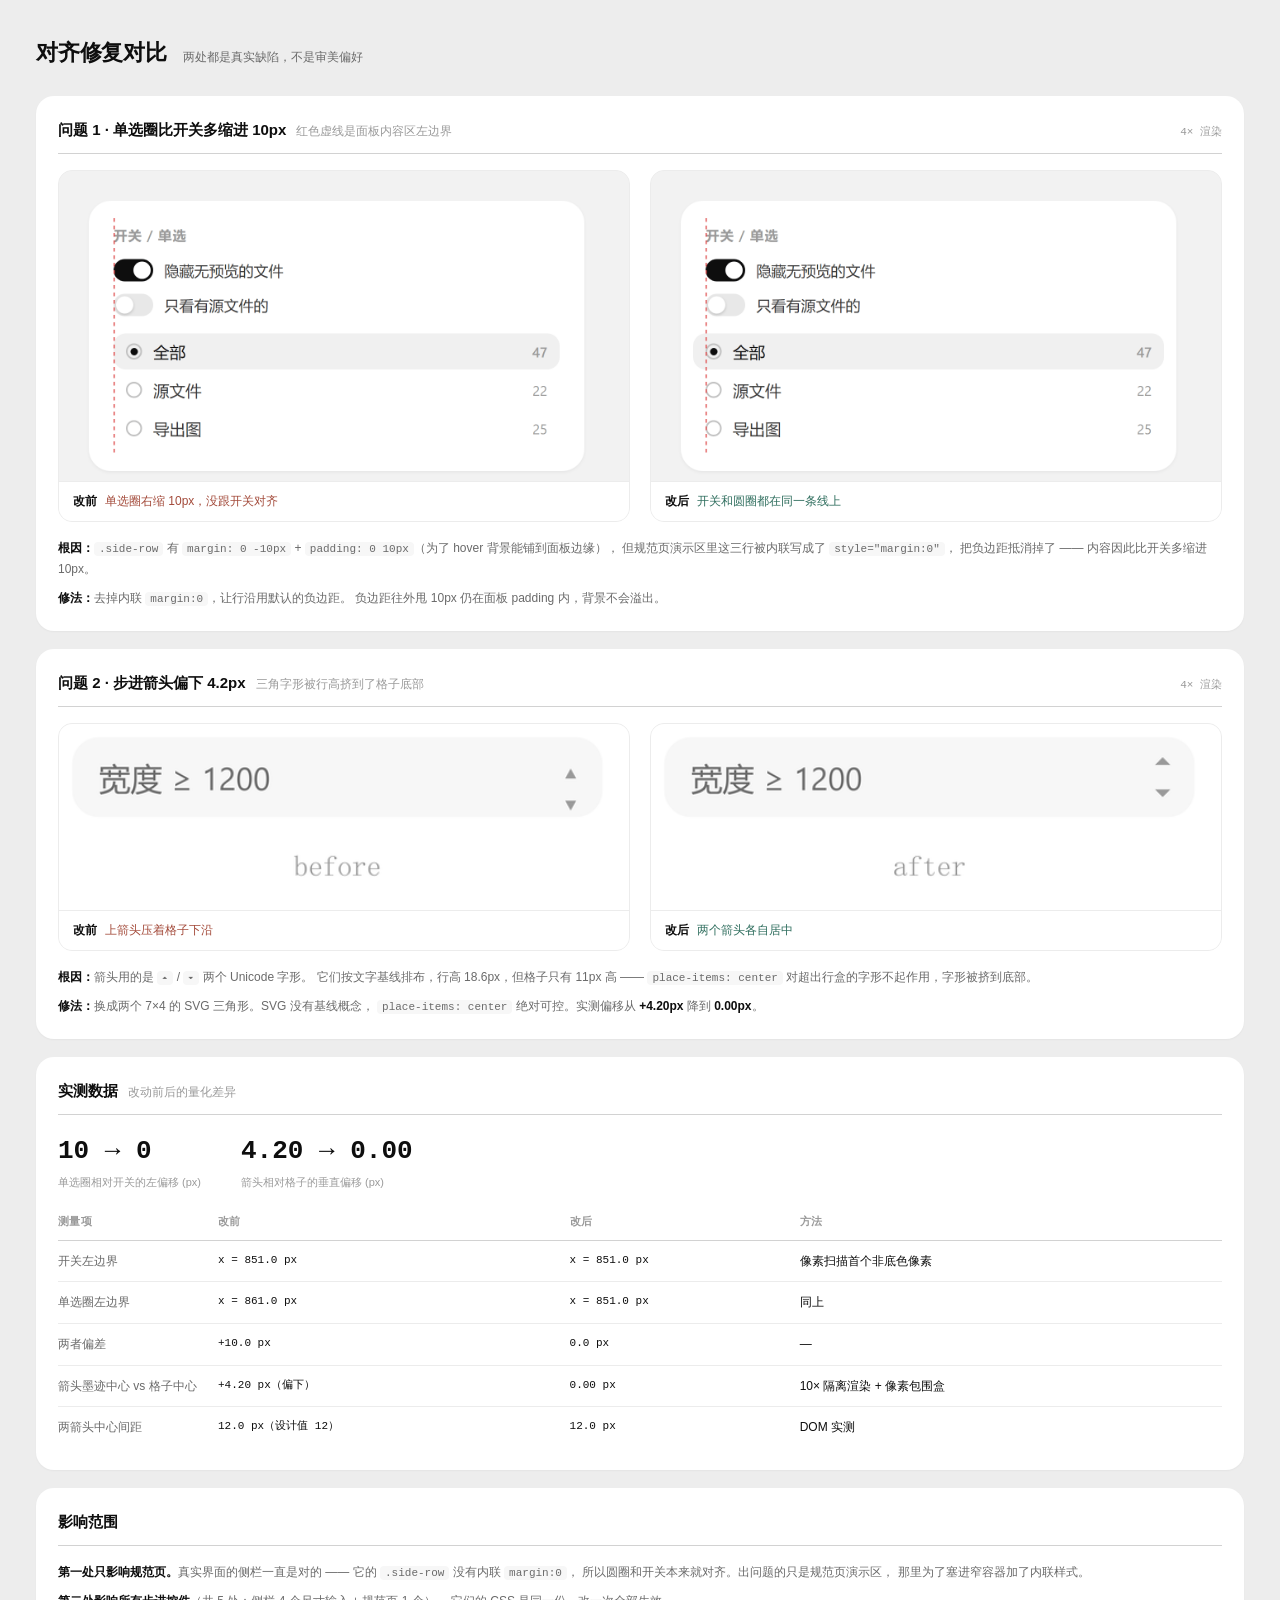
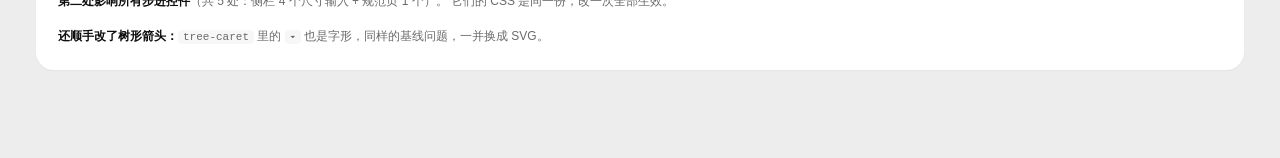
<file: design/compare-align.html>
<!DOCTYPE html>
<html lang="zh-CN">
<head>
<meta charset="utf-8">
<meta name="viewport" content="width=device-width, initial-scale=1">
<title>对齐修复对比 — 单选 / 步进</title>
<style>
:root {
  --ink: #0E0E0E;
  --ink-60: #6A6A6A;
  --ink-40: #9A9A9A;
  --surface: #FFFFFF;
  --surface-2: #F7F7F7;
  --line: #ECECEC;
  --line-3: #D2D2D2;
  --font: -apple-system, BlinkMacSystemFont, "Segoe UI",
          "PingFang SC", "Microsoft YaHei UI", "Microsoft YaHei", sans-serif;
}
* { box-sizing: border-box; margin: 0; padding: 0; }
html, body {
  background: #EDEDED; color: var(--ink);
  font-family: var(--font); font-size: 13px; line-height: 1.55;
  -webkit-font-smoothing: antialiased;
}
.page { max-width: 1500px; margin: 0 auto; padding: 36px 36px 72px; }

.head { display: flex; align-items: flex-end; gap: 16px; margin-bottom: 26px; }
.head h1 { font-size: 22px; font-weight: 600; letter-spacing: -.01em; }
.head p { font-size: 12px; color: var(--ink-60); padding-bottom: 4px; }

.card {
  background: var(--surface); border-radius: 18px;
  box-shadow: 0 1px 2px rgba(14,14,14,.04);
  padding: 22px; margin-bottom: 18px;
}
.card-h {
  display: flex; align-items: baseline; gap: 10px;
  margin-bottom: 16px; padding-bottom: 12px;
  border-bottom: 1px solid var(--line-3);
}
.card-h h2 { font-size: 15px; font-weight: 600; }
.card-h span { font-size: 12px; color: var(--ink-40); }
.card-h em {
  margin-left: auto; font-style: normal; font-size: 11px;
  color: var(--ink-40); font-family: "SF Mono", Consolas, monospace;
}

.pair { display: grid; grid-template-columns: 1fr 1fr; gap: 20px; }
.box {
  border-radius: 14px; overflow: hidden;
  background: #F2F2F2; border: 1px solid var(--line);
}
.box img { display: block; width: 100%; }
.cap {
  display: flex; align-items: center; gap: 8px;
  padding: 10px 14px; background: var(--surface);
  border-top: 1px solid var(--line);
  font-size: 12px;
}
.cap b { font-weight: 600; }
.cap .bad { color: #A34A3A; }
.cap .ok { color: #2F6E5E; }

table.diff { width: 100%; border-collapse: collapse; font-size: 12px; }
table.diff th {
  text-align: left; font-weight: 600; color: var(--ink-40);
  font-size: 11px; letter-spacing: .04em; text-transform: uppercase;
  padding: 0 0 10px; border-bottom: 1px solid var(--line-3);
}
table.diff td { padding: 11px 0; border-bottom: 1px solid var(--line); vertical-align: top; }
table.diff td:first-child { color: var(--ink-60); width: 160px; }
table.diff tr:last-child td { border-bottom: none; }
.mono { font-family: "SF Mono", Consolas, monospace; font-size: 11px; }

.note { font-size: 12px; color: var(--ink-60); line-height: 1.75; }
.note b { color: var(--ink); font-weight: 600; }
.note ul { margin: 8px 0 0; padding-left: 17px; }
.note li { margin: 5px 0; }
.note code {
  font-family: "SF Mono", Consolas, monospace; font-size: 11px;
  background: var(--surface-2); padding: 1px 5px; border-radius: 4px;
}

.num-big {
  font-family: "SF Mono", Consolas, monospace;
  font-size: 26px; font-weight: 600; color: var(--ink);
}
.num-lbl { font-size: 11px; color: var(--ink-40); margin-top: 2px; }
.metrics { display: flex; gap: 40px; flex-wrap: wrap; }
.metric { min-width: 120px; }
</style>
</head>
<body>
<div class="page">

  <div class="head">
    <h1>对齐修复对比</h1>
    <p>两处都是真实缺陷，不是审美偏好</p>
  </div>

  <!-- 1. 左边界 -->
  <div class="card">
    <div class="card-h">
      <h2>问题 1 · 单选圈比开关多缩进 10px</h2>
      <span>红色虚线是面板内容区左边界</span>
      <em>4× 渲染</em>
    </div>
    <div class="pair">
      <div class="box">
        <img src="shots/cmp/left2-before.png" alt="改前">
        <div class="cap"><b>改前</b><span class="bad">单选圈右缩 10px，没跟开关对齐</span></div>
      </div>
      <div class="box">
        <img src="shots/cmp/left2-after.png" alt="改后">
        <div class="cap"><b>改后</b><span class="ok">开关和圆圈都在同一条线上</span></div>
      </div>
    </div>

    <p class="note" style="margin-top:16px">
      <b>根因：</b><code>.side-row</code> 有 <code>margin: 0 -10px</code> +
      <code>padding: 0 10px</code>（为了 hover 背景能铺到面板边缘），
      但规范页演示区里这三行被内联写成了 <code>style="margin:0"</code>，
      把负边距抵消掉了 —— 内容因此比开关多缩进 10px。
    </p>
    <p class="note" style="margin-top:8px">
      <b>修法：</b>去掉内联 <code>margin:0</code>，让行沿用默认的负边距。
      负边距往外甩 10px 仍在面板 padding 内，背景不会溢出。
    </p>
  </div>

  <!-- 2. 箭头 -->
  <div class="card">
    <div class="card-h">
      <h2>问题 2 · 步进箭头偏下 4.2px</h2>
      <span>三角字形被行高挤到了格子底部</span>
      <em>4× 渲染</em>
    </div>
    <div class="pair">
      <div class="box">
        <img src="shots/cmp/arwv-before.png" alt="改前箭头" style="background:#fff">
        <div class="cap"><b>改前</b><span class="bad">上箭头压着格子下沿</span></div>
      </div>
      <div class="box">
        <img src="shots/cmp/arwv-after.png" alt="改后箭头" style="background:#fff">
        <div class="cap"><b>改后</b><span class="ok">两个箭头各自居中</span></div>
      </div>
    </div>

    <p class="note" style="margin-top:16px">
      <b>根因：</b>箭头用的是 <code>▴</code> / <code>▾</code> 两个 Unicode 字形。
      它们按文字基线排布，行高 18.6px，但格子只有 11px 高 ——
      <code>place-items: center</code> 对超出行盒的字形不起作用，字形被挤到底部。
    </p>
    <p class="note" style="margin-top:8px">
      <b>修法：</b>换成两个 7×4 的 SVG 三角形。SVG 没有基线概念，
      <code>place-items: center</code> 绝对可控。实测偏移从 <b>+4.20px</b> 降到 <b>0.00px</b>。
    </p>
  </div>

  <!-- 3. 数据 -->
  <div class="card">
    <div class="card-h">
      <h2>实测数据</h2>
      <span>改动前后的量化差异</span>
    </div>
    <div class="metrics" style="margin-bottom:22px">
      <div class="metric">
        <div class="num-big">10 → 0</div>
        <div class="num-lbl">单选圈相对开关的左偏移 (px)</div>
      </div>
      <div class="metric">
        <div class="num-big">4.20 → 0.00</div>
        <div class="num-lbl">箭头相对格子的垂直偏移 (px)</div>
      </div>
    </div>
    <table class="diff">
      <tr><th>测量项</th><th>改前</th><th>改后</th><th>方法</th></tr>
      <tr>
        <td>开关左边界</td>
        <td class="mono">x = 851.0 px</td>
        <td class="mono">x = 851.0 px</td>
        <td>像素扫描首个非底色像素</td>
      </tr>
      <tr>
        <td>单选圈左边界</td>
        <td class="mono">x = 861.0 px</td>
        <td class="mono">x = 851.0 px</td>
        <td>同上</td>
      </tr>
      <tr>
        <td>两者偏差</td>
        <td class="mono">+10.0 px</td>
        <td class="mono">0.0 px</td>
        <td>—</td>
      </tr>
      <tr>
        <td>箭头墨迹中心 vs 格子中心</td>
        <td class="mono">+4.20 px（偏下）</td>
        <td class="mono">0.00 px</td>
        <td>10× 隔离渲染 + 像素包围盒</td>
      </tr>
      <tr>
        <td>两箭头中心间距</td>
        <td class="mono">12.0 px（设计值 12）</td>
        <td class="mono">12.0 px</td>
        <td>DOM 实测</td>
      </tr>
    </table>
  </div>

  <!-- 4. 影响范围 -->
  <div class="card">
    <div class="card-h">
      <h2>影响范围</h2>
    </div>
    <p class="note">
      <b>第一处只影响规范页。</b>真实界面的侧栏一直是对的 ——
      它的 <code>.side-row</code> 没有内联 <code>margin:0</code>，
      所以圆圈和开关本来就对齐。出问题的只是规范页演示区，
      那里为了塞进窄容器加了内联样式。
    </p>
    <p class="note" style="margin-top:8px">
      <b>第二处影响所有步进控件</b>（共 5 处：侧栏 4 个尺寸输入 + 规范页 1 个）。
      它们的 CSS 是同一份，改一次全部生效。
    </p>
    <p class="note" style="margin-top:14px">
      <b>还顺手改了树形箭头：</b><code>tree-caret</code> 里的 <code>▾</code>
      也是字形，同样的基线问题，一并换成 SVG。
    </p>
  </div>

</div>
</body>
</html>
</file>
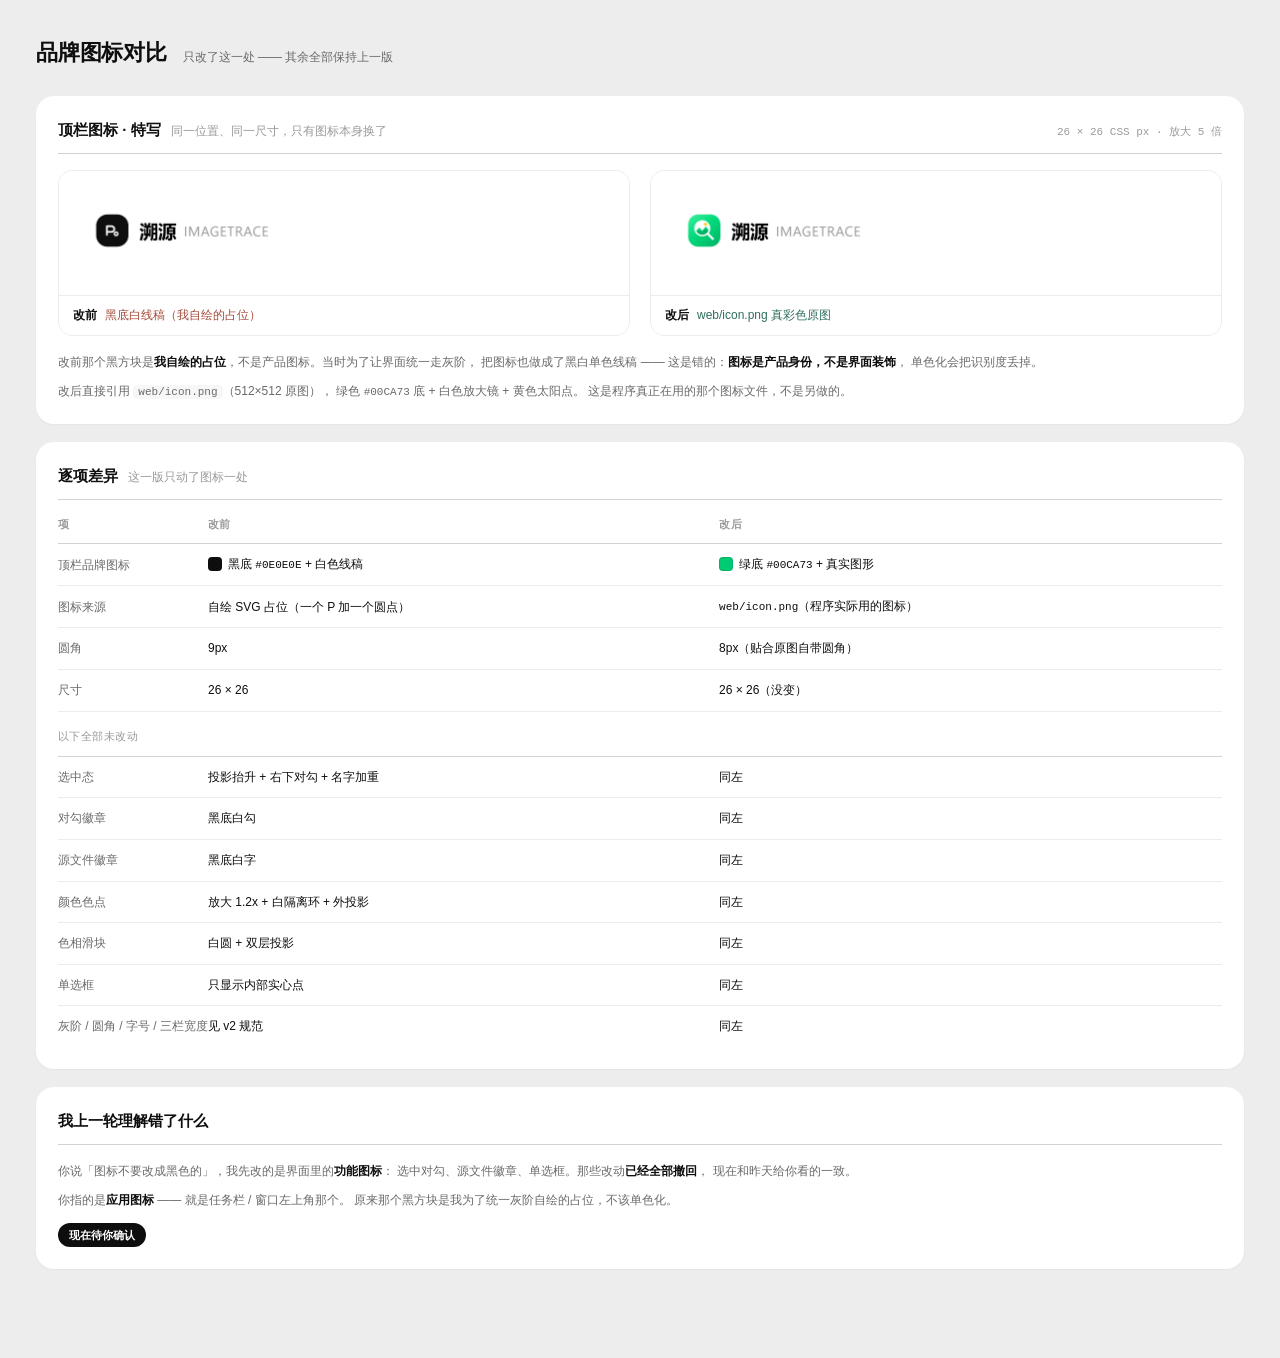
<file: design/compare-icon.html>
<!DOCTYPE html>
<html lang="zh-CN">
<head>
<meta charset="utf-8">
<meta name="viewport" content="width=device-width, initial-scale=1">
<title>品牌图标对比 — 改前 / 改后</title>
<style>
:root {
  --ink: #0E0E0E;
  --ink-60: #6A6A6A;
  --ink-40: #9A9A9A;
  --surface: #FFFFFF;
  --surface-2: #F7F7F7;
  --line: #ECECEC;
  --line-3: #D2D2D2;
  --font: -apple-system, BlinkMacSystemFont, "Segoe UI",
          "PingFang SC", "Microsoft YaHei UI", "Microsoft YaHei", sans-serif;
}
* { box-sizing: border-box; margin: 0; padding: 0; }
html, body {
  background: #EDEDED; color: var(--ink);
  font-family: var(--font); font-size: 13px; line-height: 1.55;
  -webkit-font-smoothing: antialiased;
}
.page { max-width: 1520px; margin: 0 auto; padding: 36px 36px 72px; }

.head { display: flex; align-items: flex-end; gap: 16px; margin-bottom: 26px; }
.head h1 { font-size: 22px; font-weight: 600; letter-spacing: -.01em; }
.head p { font-size: 12px; color: var(--ink-60); padding-bottom: 4px; }

.card {
  background: var(--surface); border-radius: 18px;
  box-shadow: 0 1px 2px rgba(14,14,14,.04);
  padding: 22px; margin-bottom: 18px;
}
.card-h {
  display: flex; align-items: baseline; gap: 10px;
  margin-bottom: 16px; padding-bottom: 12px;
  border-bottom: 1px solid var(--line-3);
}
.card-h h2 { font-size: 15px; font-weight: 600; }
.card-h span { font-size: 12px; color: var(--ink-40); }
.card-h em {
  margin-left: auto; font-style: normal; font-size: 11px;
  color: var(--ink-40);
  font-family: "SF Mono", Consolas, monospace;
}

/* ---- 图标特写对比 ---- */
.icon-pair { display: grid; grid-template-columns: 1fr 1fr; gap: 20px; }
.icon-box {
  border-radius: 14px; overflow: hidden;
  background: #F2F2F2; border: 1px solid var(--line);
}
.icon-box img { display: block; width: 100%; }
.icon-cap {
  display: flex; align-items: center; gap: 8px;
  padding: 10px 14px; background: var(--surface);
  border-top: 1px solid var(--line);
  font-size: 12px;
}
.icon-cap b { font-weight: 600; }
.icon-cap .bad {
  color: #A34A3A;
}
.icon-cap .ok { color: #2F6E5E; }

/* ---- 整屏对比 ---- */
.frames { display: grid; grid-template-columns: 1fr 1fr; gap: 20px; }
.frame {
  border-radius: 14px; overflow: hidden;
  background: #F2F2F2; border: 1px solid var(--line);
}
.frame img { display: block; width: 100%; }
.frame-cap {
  padding: 10px 14px; background: var(--surface);
  border-top: 1px solid var(--line);
  font-size: 12px; font-weight: 500;
}

/* ---- 差异表 ---- */
table.diff { width: 100%; border-collapse: collapse; font-size: 12px; }
table.diff th {
  text-align: left; font-weight: 600; color: var(--ink-40);
  font-size: 11px; letter-spacing: .04em; text-transform: uppercase;
  padding: 0 0 10px; border-bottom: 1px solid var(--line-3);
}
table.diff td { padding: 11px 0; border-bottom: 1px solid var(--line); }
table.diff td:first-child { color: var(--ink-60); width: 150px; }
table.diff tr:last-child td { border-bottom: none; }
.sw {
  display: inline-block; width: 14px; height: 14px;
  border-radius: 4px; vertical-align: -3px; margin-right: 6px;
  border: 1px solid rgba(14,14,14,.12);
}
.mono { font-family: "SF Mono", Consolas, monospace; font-size: 11px; }

/* ---- 放大镜 ---- */
.zoom-wrap { position: relative; }
.zoom-lens {
  position: absolute; width: 200px; height: 200px;
  border-radius: 50%; border: 2px solid var(--ink);
  pointer-events: none; display: none;
  background-repeat: no-repeat;
  box-shadow: 0 8px 32px rgba(14,14,14,.24);
  z-index: 10;
}
.zoom-wrap:hover .zoom-lens { display: block; }

.note {
  font-size: 12px; color: var(--ink-60); line-height: 1.75;
}
.note b { color: var(--ink); font-weight: 600; }
.note ul { margin: 8px 0 0; padding-left: 17px; }
.note li { margin: 5px 0; }
.note code {
  font-family: "SF Mono", Consolas, monospace; font-size: 11px;
  background: var(--surface-2); padding: 1px 5px; border-radius: 4px;
}

.pass {
  display: inline-flex; align-items: center; gap: 6px;
  height: 24px; padding: 0 11px; border-radius: 999px;
  background: var(--ink); color: #fff;
  font-size: 11px; font-weight: 600;
}
</style>
</head>
<body>
<div class="page">

  <div class="head">
    <h1>品牌图标对比</h1>
    <p>只改了这一处 —— 其余全部保持上一版</p>
  </div>

  <!-- 1. 图标特写 -->
  <div class="card">
    <div class="card-h">
      <h2>顶栏图标 · 特写</h2>
      <span>同一位置、同一尺寸，只有图标本身换了</span>
      <em>26 × 26 CSS px · 放大 5 倍</em>
    </div>
    <div class="icon-pair">
      <div class="icon-box">
        <img src="shots/cmp/mark-before.png" alt="改前">
        <div class="icon-cap">
          <b>改前</b>
          <span class="bad">黑底白线稿（我自绘的占位）</span>
        </div>
      </div>
      <div class="icon-box">
        <img src="shots/cmp/mark-after.png" alt="改后">
        <div class="icon-cap">
          <b>改后</b>
          <span class="ok">web/icon.png 真彩色原图</span>
        </div>
      </div>
    </div>

    <p class="note" style="margin-top:16px">
      改前那个黑方块是<b>我自绘的占位</b>，不是产品图标。当时为了让界面统一走灰阶，
      把图标也做成了黑白单色线稿 —— 这是错的：<b>图标是产品身份，不是界面装饰</b>，
      单色化会把识别度丢掉。
    </p>
    <p class="note" style="margin-top:8px">
      改后直接引用 <code>web/icon.png</code>（512×512 原图），
      绿色 <span class="mono">#00CA73</span> 底 + 白色放大镜 + 黄色太阳点。
      这是程序真正在用的那个图标文件，不是另做的。
    </p>
  </div>

  <!-- 3. 差异明细 -->
  <div class="card">
    <div class="card-h">
      <h2>逐项差异</h2>
      <span>这一版只动了图标一处</span>
    </div>
    <table class="diff">
      <tr><th>项</th><th>改前</th><th>改后</th></tr>
      <tr>
        <td>顶栏品牌图标</td>
        <td><span class="sw" style="background:#0E0E0E"></span>黑底 <span class="mono">#0E0E0E</span> + 白色线稿</td>
        <td><span class="sw" style="background:#00CA73"></span>绿底 <span class="mono">#00CA73</span> + 真实图形</td>
      </tr>
      <tr>
        <td>图标来源</td>
        <td>自绘 SVG 占位（一个 P 加一个圆点）</td>
        <td><span class="mono">web/icon.png</span>（程序实际用的图标）</td>
      </tr>
      <tr>
        <td>圆角</td>
        <td>9px</td>
        <td>8px（贴合原图自带圆角）</td>
      </tr>
      <tr>
        <td>尺寸</td>
        <td>26 × 26</td>
        <td>26 × 26（没变）</td>
      </tr>
      <tr>
        <td colspan="3" style="padding-top:16px; color:var(--ink-40);
            font-size:11px; letter-spacing:.04em; text-transform:uppercase;
            border-bottom:1px solid var(--line-3)">
          以下全部未改动
        </td>
      </tr>
      <tr><td>选中态</td><td>投影抬升 + 右下对勾 + 名字加重</td><td>同左</td></tr>
      <tr><td>对勾徽章</td><td>黑底白勾</td><td>同左</td></tr>
      <tr><td>源文件徽章</td><td>黑底白字</td><td>同左</td></tr>
      <tr><td>颜色色点</td><td>放大 1.2x + 白隔离环 + 外投影</td><td>同左</td></tr>
      <tr><td>色相滑块</td><td>白圆 + 双层投影</td><td>同左</td></tr>
      <tr><td>单选框</td><td>只显示内部实心点</td><td>同左</td></tr>
      <tr><td>灰阶 / 圆角 / 字号 / 三栏宽度</td><td>见 v2 规范</td><td>同左</td></tr>
    </table>
  </div>

  <!-- 4. 说明 -->
  <div class="card">
    <div class="card-h">
      <h2>我上一轮理解错了什么</h2>
    </div>
    <p class="note">
      你说「图标不要改成黑色的」，我先改的是界面里的<b>功能图标</b>：
      选中对勾、源文件徽章、单选框。那些改动<b>已经全部撤回</b>，
      现在和昨天给你看的一致。
    </p>
    <p class="note" style="margin-top:8px">
      你指的是<b>应用图标</b> —— 就是任务栏 / 窗口左上角那个。
      原来那个黑方块是我为了统一灰阶自绘的占位，不该单色化。
    </p>
    <p class="note" style="margin-top:12px">
      <span class="pass">现在待你确认</span>
    </p>
  </div>

</div>
</body>
</html>
</file>
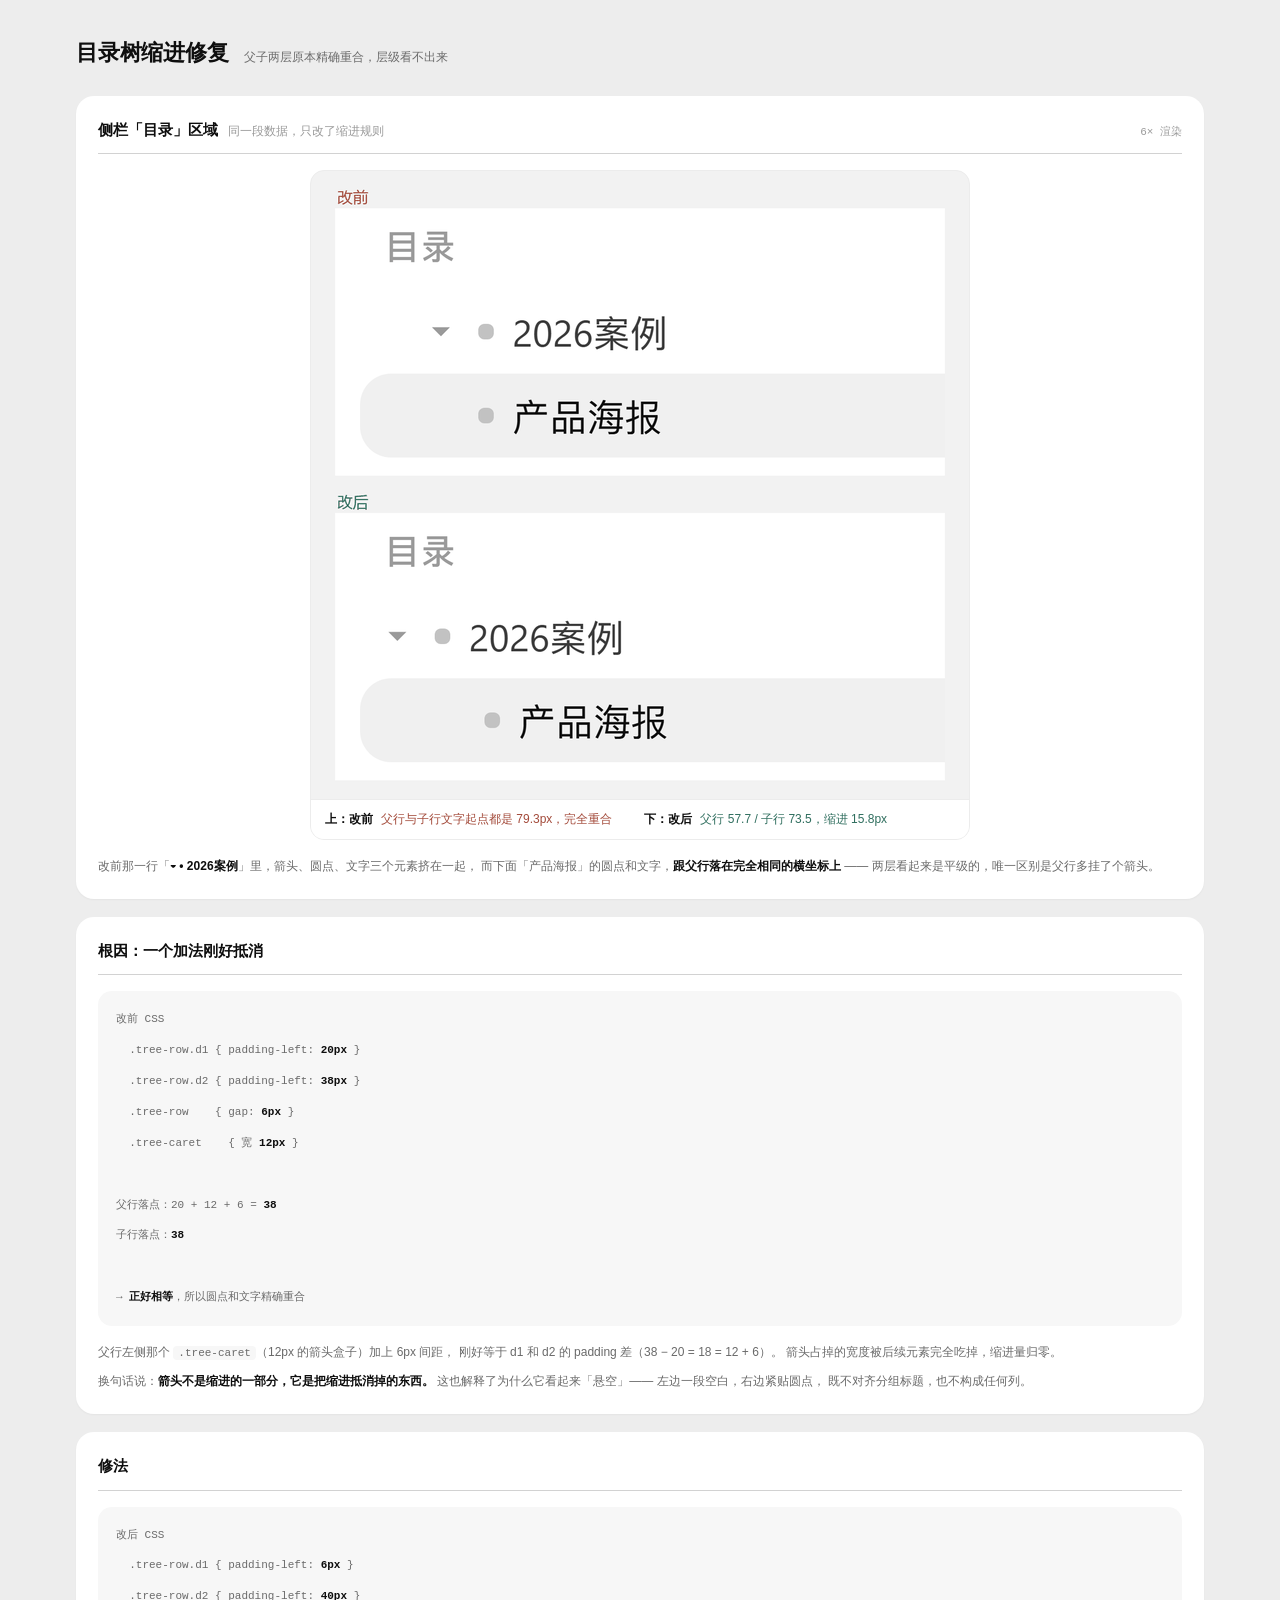
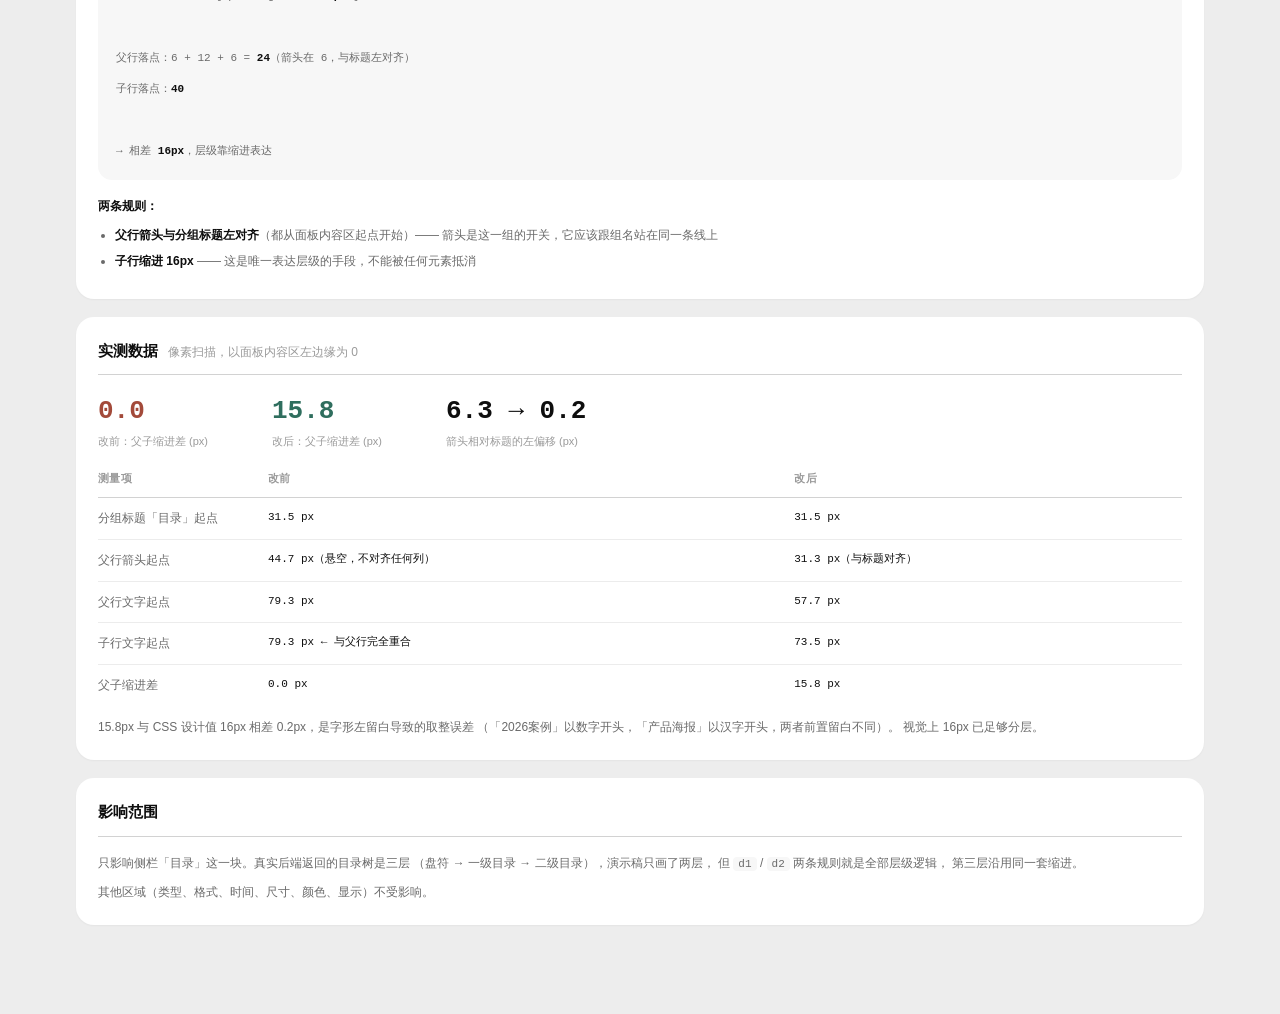
<file: design/compare-tree.html>
<!DOCTYPE html>
<html lang="zh-CN">
<head>
<meta charset="utf-8">
<meta name="viewport" content="width=device-width, initial-scale=1">
<title>目录树缩进修复 — 改前 / 改后</title>
<style>
:root {
  --ink: #0E0E0E;
  --ink-60: #6A6A6A;
  --ink-40: #9A9A9A;
  --surface: #FFFFFF;
  --surface-2: #F7F7F7;
  --line: #ECECEC;
  --line-3: #D2D2D2;
  --font: -apple-system, BlinkMacSystemFont, "Segoe UI",
          "PingFang SC", "Microsoft YaHei UI", "Microsoft YaHei", sans-serif;
}
* { box-sizing: border-box; margin: 0; padding: 0; }
html, body {
  background: #EDEDED; color: var(--ink);
  font-family: var(--font); font-size: 13px; line-height: 1.55;
  -webkit-font-smoothing: antialiased;
}
.page { max-width: 1200px; margin: 0 auto; padding: 36px 36px 72px; }

.head { display: flex; align-items: flex-end; gap: 16px; margin-bottom: 26px; }
.head h1 { font-size: 22px; font-weight: 600; letter-spacing: -.01em; }
.head p { font-size: 12px; color: var(--ink-60); padding-bottom: 4px; }

.card {
  background: var(--surface); border-radius: 18px;
  box-shadow: 0 1px 2px rgba(14,14,14,.04);
  padding: 22px; margin-bottom: 18px;
}
.card-h {
  display: flex; align-items: baseline; gap: 10px;
  margin-bottom: 16px; padding-bottom: 12px;
  border-bottom: 1px solid var(--line-3);
}
.card-h h2 { font-size: 15px; font-weight: 600; }
.card-h span { font-size: 12px; color: var(--ink-40); }
.card-h em {
  margin-left: auto; font-style: normal; font-size: 11px;
  color: var(--ink-40); font-family: "SF Mono", Consolas, monospace;
}

.pair { display: grid; grid-template-columns: 1fr 1fr; gap: 20px; }
.box {
  border-radius: 14px; overflow: hidden;
  background: #F2F2F2; border: 1px solid var(--line);
}
.box img { display: block; width: 100%; }
/* 小图不要拉伸：按原始像素显示，居中 */
.box.small { max-width: 660px; margin: 0 auto; }
.box.small img { width: auto; max-width: 100%; margin: 0 auto; }
.cap {
  display: flex; align-items: center; gap: 8px;
  padding: 10px 14px; background: var(--surface);
  border-top: 1px solid var(--line);
  font-size: 12px;
}
.cap b { font-weight: 600; }
.cap .bad { color: #A34A3A; }
.cap .ok { color: #2F6E5E; }

table.diff { width: 100%; border-collapse: collapse; font-size: 12px; }
table.diff th {
  text-align: left; font-weight: 600; color: var(--ink-40);
  font-size: 11px; letter-spacing: .04em; text-transform: uppercase;
  padding: 0 0 10px; border-bottom: 1px solid var(--line-3);
}
table.diff td { padding: 11px 0; border-bottom: 1px solid var(--line); vertical-align: top; }
table.diff td:first-child { color: var(--ink-60); width: 170px; }
table.diff tr:last-child td { border-bottom: none; }
.mono { font-family: "SF Mono", Consolas, monospace; font-size: 11px; }

.note { font-size: 12px; color: var(--ink-60); line-height: 1.75; }
.note b { color: var(--ink); font-weight: 600; }
.note ul { margin: 8px 0 0; padding-left: 17px; }
.note li { margin: 5px 0; }
.note code {
  font-family: "SF Mono", Consolas, monospace; font-size: 11px;
  background: var(--surface-2); padding: 1px 5px; border-radius: 4px;
}

.metrics { display: flex; gap: 44px; flex-wrap: wrap; }
.metric { min-width: 130px; }
.num-big {
  font-family: "SF Mono", Consolas, monospace;
  font-size: 26px; font-weight: 600;
}
.num-lbl { font-size: 11px; color: var(--ink-40); margin-top: 2px; }
.bad-n { color: #A34A3A; }
.ok-n { color: #2F6E5E; }

.diagram {
  display: flex; flex-direction: column; gap: 10px;
  padding: 18px; background: var(--surface-2); border-radius: 14px;
  font-family: "SF Mono", Consolas, monospace; font-size: 11px;
  line-height: 1.9; color: var(--ink-60);
}
.diagram b { color: var(--ink); }
</style>
</head>
<body>
<div class="page">

  <div class="head">
    <h1>目录树缩进修复</h1>
    <p>父子两层原本精确重合，层级看不出来</p>
  </div>

  <!-- 1. 对比 -->
  <div class="card">
    <div class="card-h">
      <h2>侧栏「目录」区域</h2>
      <span>同一段数据，只改了缩进规则</span>
      <em>6× 渲染</em>
    </div>
    <div class="box small">
      <img src="shots/cmp/tree-stack.png" alt="改前改后上下对比">
      <div class="cap">
        <b>上：改前</b><span class="bad">父行与子行文字起点都是 79.3px，完全重合</span>
        <b style="margin-left:24px">下：改后</b><span class="ok">父行 57.7 / 子行 73.5，缩进 15.8px</span>
      </div>
    </div>

    <p class="note" style="margin-top:16px">
      改前那一行「<b>▾ • 2026案例</b>」里，箭头、圆点、文字三个元素挤在一起，
      而下面「产品海报」的圆点和文字，<b>跟父行落在完全相同的横坐标上</b> ——
      两层看起来是平级的，唯一区别是父行多挂了个箭头。
    </p>
  </div>

  <!-- 2. 根因 -->
  <div class="card">
    <div class="card-h">
      <h2>根因：一个加法刚好抵消</h2>
    </div>
    <div class="diagram">
      <div>改前 CSS</div>
      <div>&nbsp;&nbsp;.tree-row.d1 { padding-left: <b>20px</b> }</div>
      <div>&nbsp;&nbsp;.tree-row.d2 { padding-left: <b>38px</b> }</div>
      <div>&nbsp;&nbsp;.tree-row&nbsp;&nbsp;&nbsp; { gap: <b>6px</b> }</div>
      <div>&nbsp;&nbsp;.tree-caret&nbsp;&nbsp;&nbsp; { 宽 <b>12px</b> }</div>
      <div>&nbsp;</div>
      <div>父行落点：20 + 12 + 6 = <b>38</b></div>
      <div>子行落点：<b>38</b></div>
      <div>&nbsp;</div>
      <div>→ <b>正好相等</b>，所以圆点和文字精确重合</div>
    </div>
    <p class="note" style="margin-top:16px">
      父行左侧那个 <code>.tree-caret</code>（12px 的箭头盒子）加上 6px 间距，
      刚好等于 d1 和 d2 的 padding 差（38 − 20 = 18 = 12 + 6）。
      箭头占掉的宽度被后续元素完全吃掉，缩进量归零。
    </p>
    <p class="note" style="margin-top:8px">
      换句话说：<b>箭头不是缩进的一部分，它是把缩进抵消掉的东西。</b>
      这也解释了为什么它看起来「悬空」—— 左边一段空白，右边紧贴圆点，
      既不对齐分组标题，也不构成任何列。
    </p>
  </div>

  <!-- 3. 修法 -->
  <div class="card">
    <div class="card-h">
      <h2>修法</h2>
    </div>
    <div class="diagram">
      <div>改后 CSS</div>
      <div>&nbsp;&nbsp;.tree-row.d1 { padding-left: <b>6px</b> }</div>
      <div>&nbsp;&nbsp;.tree-row.d2 { padding-left: <b>40px</b> }</div>
      <div>&nbsp;</div>
      <div>父行落点：6 + 12 + 6 = <b>24</b>（箭头在 6，与标题左对齐）</div>
      <div>子行落点：<b>40</b></div>
      <div>&nbsp;</div>
      <div>→ 相差 <b>16px</b>，层级靠缩进表达</div>
    </div>
    <p class="note" style="margin-top:16px">
      <b>两条规则：</b>
    </p>
    <div class="note" style="margin-top:6px">
      <ul>
        <li><b>父行箭头与分组标题左对齐</b>（都从面板内容区起点开始）——
          箭头是这一组的开关，它应该跟组名站在同一条线上</li>
        <li><b>子行缩进 16px</b> —— 这是唯一表达层级的手段，不能被任何元素抵消</li>
      </ul>
    </div>
  </div>

  <!-- 4. 数据 -->
  <div class="card">
    <div class="card-h">
      <h2>实测数据</h2>
      <span>像素扫描，以面板内容区左边缘为 0</span>
    </div>
    <div class="metrics" style="margin-bottom:20px">
      <div class="metric">
        <div class="num-big bad-n">0.0</div>
        <div class="num-lbl">改前：父子缩进差 (px)</div>
      </div>
      <div class="metric">
        <div class="num-big ok-n">15.8</div>
        <div class="num-lbl">改后：父子缩进差 (px)</div>
      </div>
      <div class="metric">
        <div class="num-big">6.3 → 0.2</div>
        <div class="num-lbl">箭头相对标题的左偏移 (px)</div>
      </div>
    </div>
    <table class="diff">
      <tr><th>测量项</th><th>改前</th><th>改后</th></tr>
      <tr>
        <td>分组标题「目录」起点</td>
        <td class="mono">31.5 px</td>
        <td class="mono">31.5 px</td>
      </tr>
      <tr>
        <td>父行箭头起点</td>
        <td class="mono">44.7 px（悬空，不对齐任何列）</td>
        <td class="mono">31.3 px（与标题对齐）</td>
      </tr>
      <tr>
        <td>父行文字起点</td>
        <td class="mono">79.3 px</td>
        <td class="mono">57.7 px</td>
      </tr>
      <tr>
        <td>子行文字起点</td>
        <td class="mono">79.3 px ← 与父行完全重合</td>
        <td class="mono">73.5 px</td>
      </tr>
      <tr>
        <td>父子缩进差</td>
        <td class="mono">0.0 px</td>
        <td class="mono">15.8 px</td>
      </tr>
    </table>
    <p class="note" style="margin-top:12px">
      15.8px 与 CSS 设计值 16px 相差 0.2px，是字形左留白导致的取整误差
      （「2026案例」以数字开头，「产品海报」以汉字开头，两者前置留白不同）。
      视觉上 16px 已足够分层。
    </p>
  </div>

  <!-- 5. 影响 -->
  <div class="card">
    <div class="card-h"><h2>影响范围</h2></div>
    <p class="note">
      只影响侧栏「目录」这一块。真实后端返回的目录树是三层
      （盘符 → 一级目录 → 二级目录），演示稿只画了两层，
      但 <code>d1</code> / <code>d2</code> 两条规则就是全部层级逻辑，
      第三层沿用同一套缩进。
    </p>
    <p class="note" style="margin-top:8px">
      其他区域（类型、格式、时间、尺寸、颜色、显示）不受影响。
    </p>
  </div>

</div>
</body>
</html>
</file>
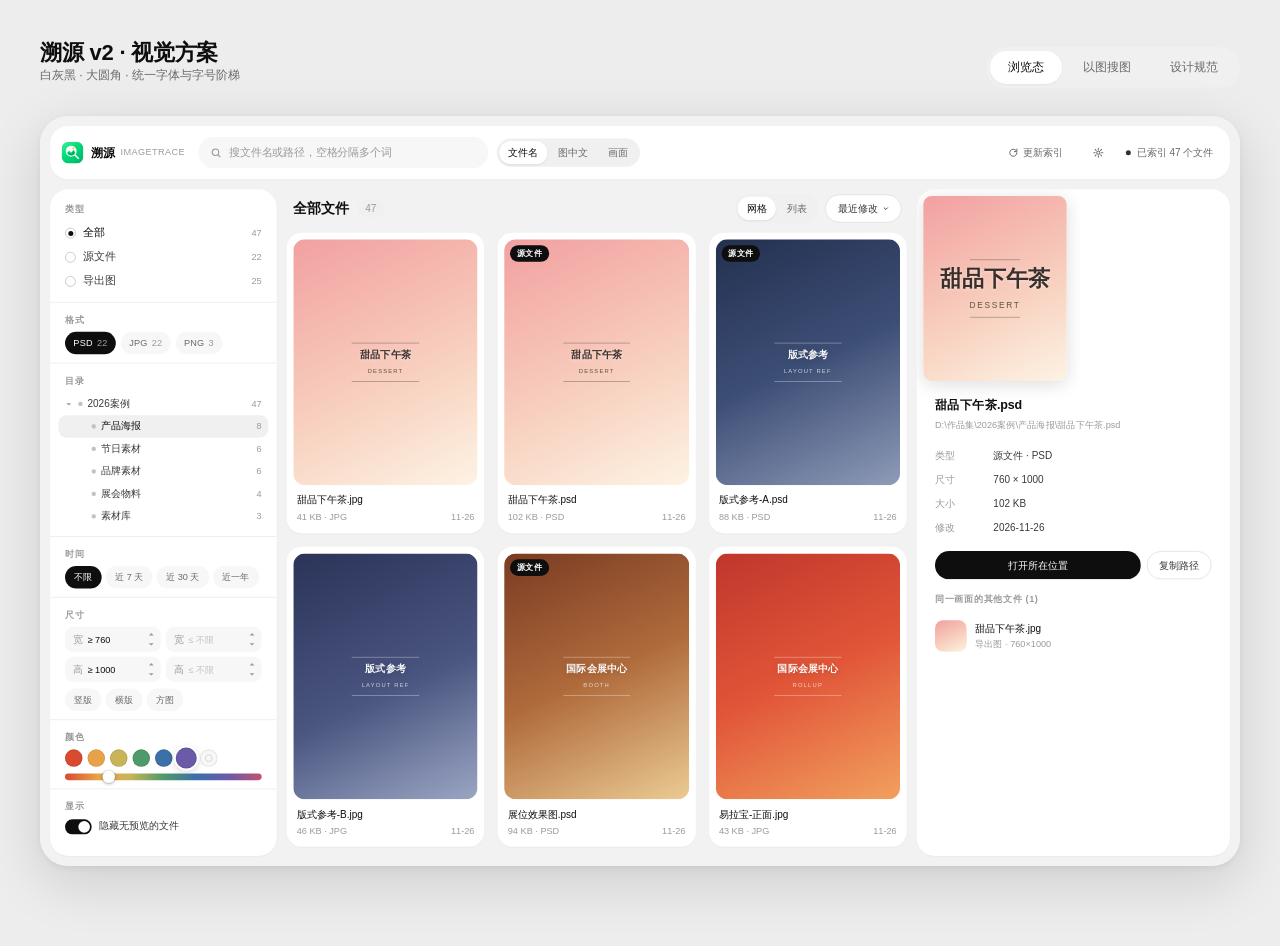
<file: design/v2-preview.html>
<!DOCTYPE html>
<html lang="zh-CN">
<head>
<meta charset="utf-8">
<meta name="viewport" content="width=device-width, initial-scale=1">
<title>溯源 v2 — 视觉方案</title>
<style>
/* ============================================================
   溯源 v2 设计规范 — 白 / 灰 / 黑
   所有控件自绘，不使用任何原生控件
   ============================================================ */

:root {
  /* ---- 墨阶（唯一色相）---- */
  --ink:      #0E0E0E;
  --ink-80:   #3A3A3A;
  --ink-60:   #6A6A6A;
  --ink-40:   #9A9A9A;
  --ink-25:   #C2C2C2;

  /* ---- 面 ---- */
  --surface:    #FFFFFF;
  --surface-2:  #F7F7F7;
  --surface-3:  #F0F0F0;
  --surface-4:  #E8E8E8;

  /* ---- 线 ---- */
  --line:    #ECECEC;
  --line-2:  #E0E0E0;
  --line-3:  #D2D2D2;

  /* ---- 圆角 ---- */
  --r-xs: 6px;
  --r-sm: 10px;
  --r-md: 14px;
  --r-lg: 18px;
  --r-xl: 22px;
  --r-2xl: 28px;
  --r-full: 999px;

  /* ---- 字号（统一 6 级）---- */
  --fs-11: 11px;
  --fs-12: 12px;
  --fs-13: 13px;
  --fs-15: 15px;
  --fs-17: 17px;
  --fs-22: 22px;

  /* ---- 间距（4 的倍数）---- */
  --s-1: 4px;
  --s-2: 8px;
  --s-3: 12px;
  --s-4: 16px;
  --s-5: 20px;
  --s-6: 24px;
  --s-8: 32px;

  /* ---- 阴影（极克制）---- */
  --sh-1: 0 1px 2px rgba(14,14,14,.04);
  --sh-2: 0 2px 8px rgba(14,14,14,.06);
  --sh-3: 0 8px 32px rgba(14,14,14,.10), 0 1px 3px rgba(14,14,14,.05);
  --sh-4: 0 16px 56px rgba(14,14,14,.14), 0 2px 6px rgba(14,14,14,.06);

  /* ---- 字号族：全局唯一 ---- */
  --font: -apple-system, BlinkMacSystemFont, "Segoe UI",
          "PingFang SC", "Microsoft YaHei UI", "Microsoft YaHei",
          "Hiragino Sans GB", "Noto Sans SC", sans-serif;
}

* { box-sizing: border-box; margin: 0; padding: 0; }

html, body {
  background: #EDEDED;
  color: var(--ink);
  font-family: var(--font);
  font-size: var(--fs-13);
  line-height: 1.55;
  -webkit-font-smoothing: antialiased;
  font-feature-settings: "tnum" 1;
}

/* ---------- 页面外壳 ---------- */
.page { max-width: 1560px; margin: 0 auto; padding: 40px 40px 80px; }

/* 截图模式：去掉所有外壳，只留 1440×900 画框 */
body.shot-mode { background: #F2F2F2; }
body.shot-mode .page {
  max-width: none; margin: 0; padding: 0;
  width: 1440px; height: 900px; overflow: hidden;
}
body.shot-mode .frame-scale { transform: none !important; }

.doc-head {
  display: flex; align-items: flex-end; gap: 20px;
  margin-bottom: 28px;
}
.doc-title {
  font-size: var(--fs-22); font-weight: 600;
  letter-spacing: -.01em; line-height: 1.2;
}
.doc-sub {
  font-size: var(--fs-12); color: var(--ink-60);
  padding-bottom: 3px;
}
.doc-tabs {
  margin-left: auto;
  display: flex; gap: 3px; padding: 4px;
  background: var(--surface-3);
  border-radius: var(--r-full);
}
.doc-tab {
  padding: 7px 18px; border-radius: var(--r-full);
  font-size: var(--fs-12); color: var(--ink-60);
  cursor: pointer; user-select: none;
  transition: color .16s, background .16s, box-shadow .16s;
}
.doc-tab:hover { color: var(--ink); }
.doc-tab.on {
  background: var(--surface); color: var(--ink);
  box-shadow: var(--sh-1);
  font-weight: 500;
}

/* ---------- 1440×900 画框 ---------- */
.frame-outer {
  position: relative;
  border-radius: var(--r-2xl);
  overflow: hidden;
  box-shadow: var(--sh-4);
  background: #F2F2F2;
}
.frame-scale { transform-origin: top left; width: 1440px; height: 900px; }

/* ============================================================
   应用本体
   ============================================================ */
.app {
  width: 1440px; height: 900px;
  display: grid;
  grid-template-columns: 272px 1fr 376px;
  /* 第二行必须写 minmax(0, 1fr)。只写 1fr 的话最小值是 auto，
     内容超出时会把行撑高，整个 app 溢出 900px 画框（实测撑到 925）。
     这是 CSS Grid 的经典坑。 */
  grid-template-rows: 64px minmax(0, 1fr);
  gap: 12px;
  padding: 12px;
  background: #F2F2F2;
  font-size: var(--fs-13);
  overflow: hidden;
}

/* ---------- 顶栏 ---------- */
.topbar {
  grid-column: 1 / -1;
  display: flex; align-items: center; gap: 10px;
  padding: 0 8px 0 14px;
  background: var(--surface);
  border-radius: var(--r-xl);
  box-shadow: var(--sh-1);
}
.brand { display: flex; align-items: center; gap: 9px; margin-right: 6px; }
/* 品牌图标：直接用应用真实图标（绿底放大镜 + 图片），
   不做单色处理。图标是产品识别的一部分，改成黑白会丢掉识别度。 */
.brand-mark {
  width: 26px; height: 26px; border-radius: 8px;
  display: block; flex: none;
  object-fit: cover;
}
.brand-name {
  font-size: var(--fs-15); font-weight: 600;
  letter-spacing: -.01em;
}
.brand-sub {
  font-size: var(--fs-11); color: var(--ink-40);
  letter-spacing: .04em; text-transform: uppercase;
  margin-left: -3px;
}

/* 搜索框 */
.search {
  display: flex; align-items: center; gap: 9px;
  width: 348px; height: 38px; padding: 0 14px;
  background: var(--surface-2);
  border: 1px solid transparent;
  border-radius: var(--r-full);
  color: var(--ink-40);
  transition: background .16s, border-color .16s;
}
.search:hover { background: var(--surface-3); }
.search.is-focus { background: var(--surface); border-color: var(--line-3); }
.search-text { font-size: var(--fs-13); color: var(--ink-40); }
.search-text.filled { color: var(--ink); }
.search-caret {
  width: 1.5px; height: 15px; background: var(--ink);
  margin-left: -7px; animation: blink 1.1s steps(1) infinite;
}
@keyframes blink { 50% { opacity: 0 } }

/* 分段控件 */
.seg {
  display: inline-flex; align-items: center;
  padding: 3px; gap: 2px;
  background: var(--surface-3);
  border-radius: var(--r-full);
  flex: none;
}
.seg-item {
  padding: 6px 14px; border-radius: var(--r-full);
  font-size: var(--fs-12); color: var(--ink-60);
  cursor: pointer; user-select: none; white-space: nowrap;
  transition: color .16s, background .16s, box-shadow .16s;
}
.seg-item:hover { color: var(--ink); }
.seg-item.on {
  background: var(--surface); color: var(--ink);
  box-shadow: 0 1px 2px rgba(14,14,14,.10);
  font-weight: 500;
}
.seg.sm .seg-item { padding: 5px 11px; font-size: var(--fs-12); }

/* 查询图 chip */
.query-chip {
  display: flex; align-items: center; gap: 9px;
  height: 38px; padding: 4px 6px 4px 5px;
  background: var(--surface-2);
  border-radius: var(--r-full);
  flex: none;
}
.query-chip-thumb {
  width: 30px; height: 30px; border-radius: var(--r-full);
  background: linear-gradient(150deg, #E8552F, #F6C57A);
  flex: none;
}
.query-chip-body { display: flex; flex-direction: column; line-height: 1.25; }
.query-chip-name { font-size: var(--fs-12); font-weight: 500; }
.query-chip-state { font-size: var(--fs-11); color: var(--ink-60); }
.query-chip-x {
  width: 24px; height: 24px; border-radius: var(--r-full);
  display: grid; place-items: center; color: var(--ink-40);
  cursor: pointer; transition: background .16s, color .16s;
}
.query-chip-x:hover { background: var(--surface-4); color: var(--ink); }

.grow { flex: 1; }

/* 按钮 */
.btn {
  display: inline-flex; align-items: center; gap: 6px;
  height: 34px; padding: 0 14px;
  border-radius: var(--r-full);
  font-size: var(--fs-12); font-weight: 500;
  cursor: pointer; user-select: none;
  border: 1px solid transparent;
  transition: background .16s, border-color .16s, color .16s, box-shadow .16s;
  background: none; color: inherit; font-family: inherit;
}
.btn-ghost {
  background: var(--surface); color: var(--ink-80);
  border-color: var(--line-2);
}
.btn-ghost:hover { border-color: var(--line-3); background: var(--surface-2); }
.btn-dark { background: var(--ink); color: #fff; }
.btn-dark:hover { background: #2A2A2A; }
.btn-quiet { color: var(--ink-60); }
.btn-quiet:hover { background: var(--surface-2); color: var(--ink); }
.btn-icon {
  width: 34px; height: 34px; padding: 0;
  border-radius: var(--r-full);
  display: grid; place-items: center;
  color: var(--ink-60); cursor: pointer;
  transition: background .16s, color .16s;
}
.btn-icon:hover { background: var(--surface-2); color: var(--ink); }

/* 状态 */
.status {
  display: flex; align-items: center; gap: 7px;
  padding: 0 12px 0 6px;
  font-size: var(--fs-12); color: var(--ink-60);
  white-space: nowrap;
}
.status-dot {
  width: 6px; height: 6px; border-radius: var(--r-full);
  background: var(--ink); opacity: .85;
}

/* 进度条 */
.progress-track { display: none; }

/* ---------- 左侧栏 ---------- */
.side {
  background: var(--surface);
  border-radius: var(--r-xl);
  box-shadow: var(--sh-1);
  padding: 4px 0 14px;
  overflow: hidden auto;
  /* grid 子项默认 min-height:auto，内容超高时会把行撑破画框。
     显式设 0，滚动才发生在面板内部而不是溢出。 */
  min-height: 0;
  scrollbar-width: none;
}
.side::-webkit-scrollbar { width: 0; }
.side-sec { padding: 11px 18px 5px; }
.side-sec + .side-sec { border-top: 1px solid var(--line); margin-top: 5px; padding-top: 12px; }
.side-title {
  font-size: var(--fs-11); font-weight: 600;
  color: var(--ink-40); letter-spacing: .06em;
  text-transform: uppercase;
  margin-bottom: 6px;
}
.side-row {
  display: flex; align-items: center; gap: 9px;
  height: 29px; padding: 0 10px; margin: 0 -10px;
  border-radius: var(--r-sm);
  font-size: var(--fs-13); color: var(--ink-80);
  cursor: pointer;
  transition: background .14s, color .14s;
}
.side-row:hover { background: var(--surface-2); }
.side-row.on { color: var(--ink); font-weight: 500; }
/* 选中时不加深圆环（那等于描边），只把内部实心点显出来 */
.side-row.on .dot-radio::after { transform: scale(1); }
.dot-radio {
  width: 13px; height: 13px; border-radius: var(--r-full);
  border: 1.5px solid var(--ink-25); flex: none;
  display: grid; place-items: center;
  transition: border-color .14s;
}
.dot-radio::after {
  content: ''; width: 6px; height: 6px; border-radius: var(--r-full);
  background: var(--ink); transform: scale(0);
  transition: transform .14s;
}
.side-count {
  margin-left: auto; font-size: var(--fs-11);
  color: var(--ink-40); font-variant-numeric: tabular-nums;
}

/* 格式 chips */
.chips { display: flex; flex-wrap: wrap; gap: 6px; }
.chip {
  display: inline-flex; align-items: center; gap: 5px;
  height: 27px; padding: 0 10px;
  border-radius: var(--r-full);
  background: var(--surface-2);
  font-size: var(--fs-11); font-weight: 500;
  color: var(--ink-60); letter-spacing: .02em;
  cursor: pointer;
  transition: background .14s, color .14s;
}
.chip:hover { background: var(--surface-3); }
.chip.on { background: var(--ink); color: #fff; }
.chip.on .chip-n { color: rgba(255,255,255,.6); }
.chip-n { color: var(--ink-40); font-weight: 400; }

/* 目录树 */
.tree-row {
  display: flex; align-items: center; gap: 6px;
  height: 27px; padding: 0 8px; margin: 0 -8px;
  border-radius: var(--r-sm);
  font-size: var(--fs-12); color: var(--ink-80);
  cursor: pointer;
  transition: background .14s;
}
.tree-row:hover { background: var(--surface-2); }
.tree-row.on { background: var(--surface-3); color: var(--ink); font-weight: 500; }
.tree-caret {
  width: 12px; height: 12px; flex: none;
  display: grid; place-items: center;
  color: var(--ink-40); transition: transform .16s;
}
/* 缩进是层级的唯一表达。旧版 d1 = 20+12+6 = 38 = d2，
   父子两层的圆点和文字精确重合，层级完全看不出来。
   现在：d1 的 caret 与分组标题左对齐（22.7+6 = 28.7）；
   d2 = d1 + caret12 + gap6 + 层级缩进16 = 40，子行文字比父行右 16px。 */
.tree-row.d1 { padding-left: 6px; }
.tree-row.d2 { padding-left: 40px; }
.tree-dot { width: 5px; height: 5px; border-radius: 2px; background: var(--ink-25); flex: none; }

/* 时间 / 尺寸 */
.pills { display: flex; flex-wrap: wrap; gap: 5px; }
.pill {
  padding: 5px 11px; border-radius: var(--r-full);
  background: var(--surface-2);
  font-size: var(--fs-11); color: var(--ink-60);
  cursor: pointer; transition: background .14s, color .14s;
}
.pill:hover { background: var(--surface-3); }
.pill.on { background: var(--ink); color: #fff; }

.num-row { display: flex; align-items: center; gap: 6px; margin-bottom: 6px; }
.num-field {
  flex: 1; display: flex; align-items: center;
  height: 30px; padding: 0 4px 0 10px;
  background: var(--surface-2);
  border-radius: var(--r-sm);
  font-size: var(--fs-12); color: var(--ink-60);
}
.num-field .num-k { color: var(--ink-40); flex: none; margin-right: 5px; }
.num-field .num-v {
  flex: 1; color: var(--ink); font-variant-numeric: tabular-nums;
  font-size: var(--fs-11);
}
.num-field .num-v.unset { color: var(--ink-25); }
.num-step { display: flex; flex-direction: column; gap: 1px; }
/* 箭头用 SVG 不用 ▴▾ 字形：字形落在 line-height 基线上，11px 的格子装不下
   18.6px 的行盒，会被挤到底部（实测偏下 4.2px）。SVG 没有基线，绝对可控。 */
.num-step i {
  width: 16px; height: 11px; border-radius: 3px;
  display: grid; place-items: center;
  color: var(--ink-40); font-style: normal;
  transition: background .14s, color .14s;
}
.num-step i svg { display: block; }
.num-step i:hover { background: var(--surface-4); color: var(--ink); }
.num-sep { color: var(--ink-25); font-size: var(--fs-11); }

/* 自绘开关 */
.colors { display: flex; flex-wrap: wrap; gap: 6px; margin-bottom: 8px; }
.color-dot {
  width: 21px; height: 21px; border-radius: var(--r-full);
  background: var(--c); cursor: pointer; flex: none;
  box-shadow: inset 0 0 0 1px rgba(14,14,14,.10);
  transition: box-shadow .14s, transform .14s;
}
.color-dot:hover { transform: scale(1.08); }
/* 选中同样不用描边：放大 + 白色隔离环 + 柔和外投影。
   外投影会被读成「浮起来」而不是「框住」，跟卡片的选中语言一致。
   不要加淡灰实线环 —— 那只是换了颜色的描边，还是硬边。 */
.color-dot.on {
  transform: scale(1.2);
  box-shadow: inset 0 0 0 1px rgba(14,14,14,.10),
              0 0 0 2px var(--surface),
              0 2px 8px rgba(14,14,14,.26);
}
.color-dot.any {
  background: var(--surface-2);
  position: relative;
}
.color-dot.any::after {
  content: ''; position: absolute; inset: 6px;
  border-radius: var(--r-full);
  border: 1.5px solid var(--line-3);
}
.hue-track {
  position: relative; height: 8px; border-radius: var(--r-full);
  background: linear-gradient(90deg,#D94A2E,#E8A34A,#C9B458,#4E9A6A,#3D6FA8,#6B5AA8,#C1536E);
  cursor: pointer;
}
.hue-knob {
  position: absolute; top: 50%; width: 15px; height: 15px;
  border-radius: var(--r-full); background: var(--surface);
  transform: translateY(-50%);
  /* 白圆 + 双层投影，不用深色描边。靠落差脱离彩虹底，靠影子读出手感。 */
  box-shadow: 0 1px 4px rgba(14,14,14,.34),
              0 0 0 1px rgba(14,14,14,.06);
}

.switch-row {
  display: flex; align-items: center; gap: 9px;
  font-size: var(--fs-12); color: var(--ink-80);
  cursor: pointer;
}
.switch {
  width: 32px; height: 18px; border-radius: var(--r-full);
  background: var(--surface-4); flex: none;
  position: relative; transition: background .18s;
}
.switch::after {
  content: ''; position: absolute; top: 2px; left: 2px;
  width: 14px; height: 14px; border-radius: var(--r-full);
  background: #fff; box-shadow: 0 1px 2px rgba(14,14,14,.18);
  transition: transform .18s;
}
.switch.on { background: var(--ink); }
.switch.on::after { transform: translateX(14px); }

/* ---------- 中间主区 ---------- */
.main { display: flex; flex-direction: column; min-width: 0; min-height: 0; }
.main-head {
  display: flex; align-items: center; gap: 10px;
  height: 46px; padding: 0 6px 0 8px;
  flex: none;
}
.main-title { font-size: var(--fs-17); font-weight: 600; letter-spacing: -.01em; }
.main-count {
  font-size: var(--fs-12); color: var(--ink-40);
  font-variant-numeric: tabular-nums;
  padding: 2px 9px; border-radius: var(--r-full);
  background: var(--surface-3);
}
.main-tools { margin-left: auto; display: flex; align-items: center; gap: 8px; }

.grid-wrap {
  flex: 1; overflow: hidden auto;
  margin: 0 -6px; padding: 6px;
}
.grid {
  display: grid;
  grid-template-columns: repeat(3, 1fr);
  gap: 16px;
  align-content: start;
}

/* 卡片 */
.card {
  background: var(--surface);
  border-radius: var(--r-lg);
  padding: 8px;
  cursor: pointer;
  box-shadow: var(--sh-1);
  transition: box-shadow .18s, transform .18s;
}
.card:hover { box-shadow: var(--sh-2); transform: translateY(-2px); }
/* 选中不用描边：抬升 + 加深投影 + 文件名加重 + 缩略图右下角对勾徽章。
   投影半径收在 18px 内（卡片间隙只有 16px），再大就会糊到邻居身上。 */
.card.on {
  box-shadow: 0 6px 18px rgba(14,14,14,.16),
              0 1px 4px rgba(14,14,14,.08);
  transform: translateY(-2px);
}
.card.on .card-name { font-weight: 600; }

/* 对勾徽章：放在缩略图右下角。左上被「源文件」占着，右上被匹配度占着，
   只有右下是空的。用实心圆而不是描边，跟「不用边框」的取向一致。 */
/* 对勾徽章：黑底白勾。这是 v1→v2 定的方案，用户已看过，本版不动。 */
.sel-check {
  display: none;
  position: absolute; right: 7px; bottom: 7px;
  width: 20px; height: 20px; border-radius: var(--r-full);
  background: var(--ink);
  box-shadow: 0 1px 4px rgba(14,14,14,.28);
  place-items: center;
  color: #fff;
}
.card.on .sel-check { display: grid; }
.card-thumb {
  position: relative; border-radius: var(--r-md);
  overflow: hidden; background: var(--surface-3);
  aspect-ratio: 3 / 4;
}
.card-thumb > .ph { width: 100%; height: 100%; display: block; }
/* 源文件徽章：黑底白字。v1→v2 定的方案，本版不动。 */
.card-badge {
  position: absolute; top: 7px; left: 7px;
  height: 20px; padding: 0 8px; border-radius: var(--r-full);
  display: inline-flex; align-items: center;
  font-size: 10px; font-weight: 600; letter-spacing: .02em;
  background: var(--ink); color: #fff;
}
.card-score {
  position: absolute; top: 7px; right: 7px;
  height: 20px; padding: 0 8px; border-radius: var(--r-full);
  display: inline-flex; align-items: center;
  font-size: 10px; font-weight: 600;
  font-variant-numeric: tabular-nums;
  background: rgba(255,255,255,.94);
  color: var(--ink);
  box-shadow: 0 1px 3px rgba(14,14,14,.14);
  backdrop-filter: blur(4px);
}
.card-score.weak { background: rgba(255,255,255,.80); color: var(--ink-60); }
.card-meta { padding: 9px 4px 3px; }
.card-name {
  font-size: var(--fs-12); font-weight: 500;
  white-space: nowrap; overflow: hidden; text-overflow: ellipsis;
}
.card-sub {
  display: flex; align-items: center; gap: 5px;
  font-size: var(--fs-11); color: var(--ink-40);
  font-variant-numeric: tabular-nums;
  margin-top: 2px;
}
.card-sub .grow { flex: 1; }

/* ---------- 右侧详情 ---------- */
.detail {
  background: var(--surface);
  border-radius: var(--r-xl);
  box-shadow: var(--sh-1);
  overflow: hidden auto;
  padding: 8px 8px 20px;
  min-height: 0;
  scrollbar-width: none;
}
.detail::-webkit-scrollbar { width: 0; }
}
.detail-preview {
  border-radius: var(--r-lg);
  overflow: hidden;
  background: var(--surface-3);
  display: grid; place-items: center;
  padding: 12px;
  height: 246px;
  flex: none;
}
.detail-preview .ph {
  width: 172px; height: 222px;
  border-radius: var(--r-sm);
  box-shadow: 0 4px 20px rgba(14,14,14,.14);
  overflow: hidden;
  flex: none;
}
.detail-body { padding: 16px 14px 4px; }
.detail-name {
  font-size: var(--fs-15); font-weight: 600;
  letter-spacing: -.01em; word-break: break-all;
}
.detail-path {
  font-size: var(--fs-11); color: var(--ink-40);
  margin-top: 5px; word-break: break-all; line-height: 1.5;
}
.sect { margin-top: 15px; }
.sect-title {
  font-size: var(--fs-11); font-weight: 600;
  color: var(--ink-40); letter-spacing: .06em;
  text-transform: uppercase;
  margin-bottom: 9px;
}
.kv {
  display: flex; align-items: baseline; gap: 12px;
  padding: 5px 0; font-size: var(--fs-12);
}
.kv-k { width: 58px; flex: none; color: var(--ink-40); }
.kv-v { color: var(--ink-80); font-variant-numeric: tabular-nums; }

.reason {
  display: flex; align-items: center; gap: 7px;
  font-size: var(--fs-12); color: var(--ink-80);
  padding: 3px 0;
}
.reason i {
  width: 4px; height: 4px; border-radius: var(--r-full);
  background: var(--ink); flex: none; font-style: normal;
}
.reason.weak { color: var(--ink-40); }
.reason.weak i { background: var(--ink-25); }

.btn-row { display: flex; gap: 7px; margin-top: 14px; }
.btn-row .btn { height: 34px; }
.btn-row .btn-dark { flex: 1; justify-content: center; }

.group-item {
  display: flex; align-items: center; gap: 10px;
  padding: 8px; margin: 0 -8px;
  border-radius: var(--r-md);
  cursor: pointer; transition: background .14s;
}
.group-item:hover { background: var(--surface-2); }
.group-thumb {
  width: 38px; height: 38px; border-radius: var(--r-sm);
  flex: none;
}
.group-name { font-size: var(--fs-12); font-weight: 500; }
.group-sub { font-size: var(--fs-11); color: var(--ink-40); }

/* 海报占位图形 */
.ph-1 { background: linear-gradient(155deg, #E8552F 0%, #F0854C 45%, #F7C67E 100%); }
.ph-2 { background: linear-gradient(155deg, #C0362C 0%, #E15638 50%, #F2A05F 100%); }
.ph-3 { background: linear-gradient(155deg, #2B3358 0%, #4A5580 55%, #9BA6C4 100%); }
.ph-4 { background: linear-gradient(155deg, #23304F 0%, #3D4E76 50%, #8E9BB8 100%); }
.ph-5 { background: linear-gradient(155deg, #B0231F 0%, #D94A2E 50%, #F0B05C 100%); }
.ph-6 { background: linear-gradient(155deg, #1F5E52 0%, #3D8A72 55%, #C9DDB6 100%); }
.ph-7 { background: linear-gradient(155deg, #7A3B22 0%, #B06B3C 50%, #EBCB94 100%); }
.ph-8 { background: linear-gradient(155deg, #F2A0A0 0%, #F8D2C0 60%, #FDF3E4 100%); }

/* 海报上的字 */
.poster {
  width: 100%; height: 100%;
  display: flex; flex-direction: column;
  align-items: center; justify-content: center; gap: 6px;
  color: rgba(255,255,255,.96);
  padding: 10px;
  text-align: center;
}
.poster-t {
  font-size: clamp(12px, 11%, 19px);
  font-weight: 700; letter-spacing: .01em;
  line-height: 1.3;
  text-shadow: 0 1px 8px rgba(0,0,0,.14);
  word-break: break-word;
  max-width: 100%;
}
.detail-preview .poster-t { font-size: 26px; }
.poster-s {
  font-size: 7px; letter-spacing: .2em; opacity: .78;
  font-weight: 500;
}
.detail-preview .poster-s { font-size: 10px; }
.poster-hair {
  width: 40%; height: 1px; background: currentColor; opacity: .38;
}
/* 浅色底（粉、米）上的海报用墨色字，白字会看不见 */
.poster.on-light {
  color: rgba(28,24,20,.88);
}
.poster.on-light .poster-t { text-shadow: 0 1px 4px rgba(255,255,255,.5); }

/* ============================================================
   规范页
   ============================================================ */
.spec { display: none; }
.spec.on { display: block; animation: fade .24s ease; }
@keyframes fade { from { opacity: 0; transform: translateY(6px) } }
.view { display: none; }
.view.on { display: block; animation: fade .24s ease; }

.spec-sec { margin-bottom: 44px; }
.spec-h {
  display: flex; align-items: baseline; gap: 12px;
  margin-bottom: 16px;
  padding-bottom: 10px;
  border-bottom: 1px solid var(--line-3);
}
.spec-h h2 { font-size: var(--fs-15); font-weight: 600; letter-spacing: -.01em; }
.spec-h span { font-size: var(--fs-12); color: var(--ink-40); }
.spec-h code {
  margin-left: auto; font-size: var(--fs-11); color: var(--ink-40);
  font-family: "SF Mono", "Cascadia Mono", Consolas, monospace;
}

.spec-grid { display: grid; gap: 16px; }
.g-2 { grid-template-columns: repeat(2, 1fr); }
.g-3 { grid-template-columns: repeat(3, 1fr); }
.g-4 { grid-template-columns: repeat(4, 1fr); }
.g-6 { grid-template-columns: repeat(6, 1fr); }

.panel {
  background: var(--surface);
  border-radius: var(--r-lg);
  padding: 20px;
  box-shadow: var(--sh-1);
}
.panel-t {
  font-size: var(--fs-11); font-weight: 600;
  color: var(--ink-40); letter-spacing: .06em;
  text-transform: uppercase; margin-bottom: 14px;
}

/* 色板 */
.swatch { border-radius: var(--r-md); overflow: hidden; box-shadow: inset 0 0 0 1px rgba(14,14,14,.06); }
.swatch-c { height: 72px; }
.swatch-m {
  padding: 9px 11px; background: var(--surface);
  border-top: 1px solid var(--line);
}
.swatch-n { font-size: var(--fs-12); font-weight: 500; }
.swatch-v {
  font-size: var(--fs-11); color: var(--ink-40);
  font-family: "SF Mono", "Cascadia Mono", Consolas, monospace;
  text-transform: uppercase;
}

/* 字号 */
.type-row {
  display: flex; align-items: baseline; gap: 20px;
  padding: 13px 0;
  border-bottom: 1px solid var(--line);
}
.type-row:last-child { border-bottom: none; }
.type-meta {
  width: 150px; flex: none;
  font-size: var(--fs-11); color: var(--ink-40);
  font-family: "SF Mono", "Cascadia Mono", Consolas, monospace;
}
.type-sample { color: var(--ink); }

/* 圆角 */
.r-samples { display: flex; gap: 12px; flex-wrap: wrap; }
.r-item { text-align: center; }
.r-box {
  width: 76px; height: 76px;
  background: var(--surface-2);
  border: 1.5px solid var(--line-3);
  display: grid; place-items: center;
  font-size: var(--fs-11); color: var(--ink-40);
  font-family: "SF Mono", "Cascadia Mono", Consolas, monospace;
}
.r-label {
  margin-top: 7px; font-size: var(--fs-11); color: var(--ink-40);
  font-family: "SF Mono", "Cascadia Mono", Consolas, monospace;
}

/* 间距 */
.s-row { display: flex; align-items: center; gap: 14px; padding: 6px 0; }
.s-bar { height: 12px; background: var(--ink); border-radius: 2px; opacity: .82; }
.s-name {
  width: 62px; font-size: var(--fs-11); color: var(--ink-40);
  font-family: "SF Mono", "Cascadia Mono", Consolas, monospace;
}

/* 组件展示 */
.demo { display: flex; flex-wrap: wrap; gap: 9px; align-items: center; }
.demo-col { display: flex; flex-direction: column; gap: 11px; }
/* 演示区里的行沿用 .side-row 的负边距，这样圆圈和开关左边界对齐。
   负边距往外甩 10px，仍在面板 padding 内，背景不会溢出。 */
.demo-rows { display: flex; flex-direction: column; gap: 2px; margin-top: 4px; }

.note {
  font-size: var(--fs-12); color: var(--ink-60);
  line-height: 1.7;
}
.note b { color: var(--ink); font-weight: 600; }
.note code {
  font-family: "SF Mono", "Cascadia Mono", Consolas, monospace;
  font-size: 11px; background: var(--surface-3);
  padding: 1px 5px; border-radius: 4px;
}
.note ul { margin: 8px 0 0; padding-left: 17px; }
.note li { margin: 5px 0; }

.tag {
  display: inline-flex; align-items: center;
  height: 22px; padding: 0 9px;
  border-radius: var(--r-full);
  font-size: 10px; font-weight: 600; letter-spacing: .02em;
  background: var(--ink); color: #fff;
}
.tag.o { background: var(--surface-2); color: var(--ink-60); }

table.cmp { width: 100%; border-collapse: collapse; font-size: var(--fs-12); }
table.cmp th {
  text-align: left; font-weight: 600; color: var(--ink-40);
  font-size: var(--fs-11); letter-spacing: .04em; text-transform: uppercase;
  padding: 0 0 9px; border-bottom: 1px solid var(--line-3);
}
table.cmp td { padding: 10px 0; border-bottom: 1px solid var(--line); vertical-align: top; }
table.cmp td:first-child { color: var(--ink-60); width: 128px; }
table.cmp tr:last-child td { border-bottom: none; }
.old { color: var(--ink-40); text-decoration: line-through; }
.new { color: var(--ink); font-weight: 500; }

/* 自定义滚动条 */
::-webkit-scrollbar { width: 10px; height: 10px; }
::-webkit-scrollbar-track { background: transparent; }
::-webkit-scrollbar-thumb {
  background: var(--line-3); border-radius: var(--r-full);
  border: 3px solid transparent; background-clip: content-box;
}
::-webkit-scrollbar-thumb:hover {
  background: var(--ink-25);
  border: 2px solid transparent; background-clip: content-box;
}
</style>
</head>
<body>
<div class="page">

  <div class="doc-head">
    <div>
      <div class="doc-title">溯源 v2 · 视觉方案</div>
      <div class="doc-sub">白灰黑 · 大圆角 · 统一字体与字号阶梯</div>
    </div>
    <div class="doc-tabs" id="tabs">
      <div class="doc-tab on" data-v="browse">浏览态</div>
      <div class="doc-tab" data-v="search">以图搜图</div>
      <div class="doc-tab" data-v="spec">设计规范</div>
    </div>
  </div>

  <!-- ============ 视图 1：浏览 ============ -->
  <div class="view on" id="v-browse">
    <div class="frame-outer"><div class="frame-scale" id="f1"></div></div>
  </div>

  <!-- ============ 视图 2：以图搜图 ============ -->
  <div class="view" id="v-search">
    <div class="frame-outer"><div class="frame-scale" id="f2"></div></div>
  </div>

  <!-- ============ 视图 3：规范 ============ -->
  <div class="spec" id="v-spec">

    <div class="spec-sec">
      <div class="spec-h">
        <h2>色板</h2><span>只有一套灰阶，没有第二个色相</span>
        <code>--ink / --surface / --line</code>
      </div>
      <div class="spec-grid g-6">
        <div class="swatch"><div class="swatch-c" style="background:#0E0E0E"></div>
          <div class="swatch-m"><div class="swatch-n">墨</div><div class="swatch-v">#0E0E0E</div></div></div>
        <div class="swatch"><div class="swatch-c" style="background:#3A3A3A"></div>
          <div class="swatch-m"><div class="swatch-n">墨 80</div><div class="swatch-v">#3A3A3A</div></div></div>
        <div class="swatch"><div class="swatch-c" style="background:#6A6A6A"></div>
          <div class="swatch-m"><div class="swatch-n">墨 60</div><div class="swatch-v">#6A6A6A</div></div></div>
        <div class="swatch"><div class="swatch-c" style="background:#9A9A9A"></div>
          <div class="swatch-m"><div class="swatch-n">墨 40</div><div class="swatch-v">#9A9A9A</div></div></div>
        <div class="swatch"><div class="swatch-c" style="background:#E0E0E0"></div>
          <div class="swatch-m"><div class="swatch-n">线 2</div><div class="swatch-v">#E0E0E0</div></div></div>
        <div class="swatch"><div class="swatch-c" style="background:#F7F7F7"></div>
          <div class="swatch-m"><div class="swatch-n">面 2</div><div class="swatch-v">#F7F7F7</div></div></div>
      </div>
      <p class="note" style="margin-top:14px">
        界面本体全部落在灰阶上，<b>颜色只来自内容本身</b>（用户的设计稿缩略图）。
        这样缩略图永远是画面焦点，界面不会跟内容抢注意力。
        原来那个绿色主色（<code>#2F6E5E</code>）已经去掉 —— 它跟绿系海报撞色。
      </p>
    </div>

    <div class="spec-sec">
      <div class="spec-h">
        <h2>字号阶梯</h2><span>6 级，全局只用这些值</span>
        <code>--fs-11 / 12 / 13 / 15 / 17 / 22</code>
      </div>
      <div class="spec-grid g-2">
        <div class="panel">
          <div class="type-row"><div class="type-meta">11px / 标签·计数</div>
            <div class="type-sample" style="font-size:11px">类型 · 格式 · 匹配依据</div></div>
          <div class="type-row"><div class="type-meta">12px / 次级正文</div>
            <div class="type-sample" style="font-size:12px">火锅季套餐.psd · 源文件</div></div>
          <div class="type-row"><div class="type-meta">13px / 界面正文</div>
            <div class="type-sample" style="font-size:13px">搜文件名或路径，空格分隔多个词</div></div>
          <div class="type-row"><div class="type-meta">15px / 面板标题</div>
            <div class="type-sample" style="font-size:15px;font-weight:600">火锅季套餐.jpg</div></div>
          <div class="type-row"><div class="type-meta">17px / 主区标题</div>
            <div class="type-sample" style="font-size:17px;font-weight:600">以图搜图结果</div></div>
          <div class="type-row"><div class="type-meta">22px / 文档标题</div>
            <div class="type-sample" style="font-size:22px;font-weight:600">溯源</div></div>
        </div>
        <div class="panel">
          <div class="panel-t">规则</div>
          <div class="note">
            <ul>
              <li><b>一套字体</b>：系统 UI 字体栈，Windows 上是 Segoe UI + 微软雅黑，Mac 上是 SF + 苹方。不引入 Web Font，启动零等待。</li>
              <li><b>数字等宽</b>：全局 <code>font-feature-settings: "tnum" 1</code>，匹配度 97% 和 8% 不会左右跳。</li>
              <li><b>只有两个字重</b>：400 正文、600 标题。不用 500，避免小字号下发虚。</li>
              <li><b>行高</b>：正文 1.55，标题 1.2。不为单行文字单独设行高。</li>
              <li><b>字距</b>：标题 <code>-.01em</code>，大写标签 <code>+.06em</code>，其余 0。</li>
            </ul>
          </div>
        </div>
      </div>
    </div>

    <div class="spec-sec">
      <div class="spec-h">
        <h2>圆角</h2><span>整体加大，卡片 18 / 面板 22 / 胶囊全圆</span>
        <code>--r-xs … --r-2xl / --r-full</code>
      </div>
      <div class="spec-grid g-2">
        <div class="panel">
          <div class="r-samples">
            <div class="r-item"><div class="r-box" style="border-radius:6px"></div>
              <div class="r-label">6 xs</div></div>
            <div class="r-item"><div class="r-box" style="border-radius:10px"></div>
              <div class="r-label">10 sm</div></div>
            <div class="r-item"><div class="r-box" style="border-radius:14px"></div>
              <div class="r-label">14 md</div></div>
            <div class="r-item"><div class="r-box" style="border-radius:18px"></div>
              <div class="r-label">18 lg</div></div>
            <div class="r-item"><div class="r-box" style="border-radius:22px"></div>
              <div class="r-label">22 xl</div></div>
            <div class="r-item"><div class="r-box" style="border-radius:28px"></div>
              <div class="r-label">28 2xl</div></div>
          </div>
        </div>
        <div class="panel">
          <div class="panel-t">用在哪</div>
          <table class="cmp">
            <tr><td>芯片 / 小零件</td><td>6 – 10px</td></tr>
            <tr><td>缩略图 / 输入框</td><td>14px</td></tr>
            <tr><td>卡片</td><td>18px</td></tr>
            <tr><td>三栏面板 / 顶栏</td><td>22px</td></tr>
            <tr><td>应用外框</td><td>28px</td></tr>
            <tr><td>按钮 / 分段 / 徽章</td><td>全圆 999px</td></tr>
          </table>
        </div>
      </div>
      <p class="note" style="margin-top:14px">
        卡片圆角 18 而缩略图 14 —— 差 4px 形成同心效果，看起来是「一处倒角、一层内衬」，
        而不是两个不相关的圆角拼在一起。
      </p>
    </div>

    <div class="spec-sec">
      <div class="spec-h">
        <h2>间距</h2><span>4 的倍数，只用 6 个档</span>
        <code>4 / 8 / 12 / 16 / 20 / 24 / 32</code>
      </div>
      <div class="panel">
        <div class="s-row"><div class="s-name">4</div><div class="s-bar" style="width:4px"></div>
          <span class="note">图标与文字的缝</span></div>
        <div class="s-row"><div class="s-name">8</div><div class="s-bar" style="width:8px"></div>
          <span class="note">芯片之间</span></div>
        <div class="s-row"><div class="s-name">12</div><div class="s-bar" style="width:12px"></div>
          <span class="note">三栏之间的沟槽</span></div>
        <div class="s-row"><div class="s-name">16</div><div class="s-bar" style="width:16px"></div>
          <span class="note">卡片网格间距</span></div>
        <div class="s-row"><div class="s-name">20</div><div class="s-bar" style="width:20px"></div>
          <span class="note">面板内边距</span></div>
        <div class="s-row"><div class="s-name">32</div><div class="s-bar" style="width:32px"></div>
          <span class="note">章节之间的距离</span></div>
      </div>
    </div>

    <div class="spec-sec">
      <div class="spec-h">
        <h2>组件</h2><span>全部自绘，无原生控件</span>
        <code>button / seg / chip / switch / input</code>
      </div>
      <div class="spec-grid g-2">
        <div class="panel">
          <div class="panel-t">按钮</div>
          <div class="demo">
            <button class="btn btn-dark">打开所在位置</button>
            <button class="btn btn-ghost">复制路径</button>
            <button class="btn btn-quiet">看大图</button>
          </div>
          <div class="panel-t" style="margin-top:20px">分段控件</div>
          <div class="demo">
            <div class="seg"><div class="seg-item on">文件名</div>
              <div class="seg-item">图中文</div><div class="seg-item">画面</div></div>
            <div class="seg"><div class="seg-item">网格</div><div class="seg-item on">列表</div></div>
          </div>
          <div class="panel-t" style="margin-top:20px">芯片 / 徽章</div>
          <div class="demo">
            <div class="chip on"><span>PSD</span><span class="chip-n">22</span></div>
            <div class="chip"><span>JPG</span><span class="chip-n">22</span></div>
            <div class="chip"><span>PNG</span><span class="chip-n">3</span></div>
            <span class="tag">源文件</span>
            <span class="tag o">导出图</span>
          </div>
        </div>
        <div class="panel">
          <div class="panel-t">开关 / 单选 / 步进</div>
          <div class="demo-col">
            <div class="switch-row"><div class="switch on"></div><span>隐藏无预览的文件</span></div>
            <div class="switch-row"><div class="switch"></div><span>只看有源文件的</span></div>
            <div class="demo-rows">
              <div class="side-row on"><div class="dot-radio"></div>全部<span class="side-count">47</span></div>
              <div class="side-row"><div class="dot-radio"></div>源文件<span class="side-count">22</span></div>
              <div class="side-row"><div class="dot-radio"></div>导出图<span class="side-count">25</span></div>
            </div>
            <div class="num-row" style="margin-top:6px">
              <div class="num-field"><span>宽度 ≥ 1200</span>
                <div class="num-step"><i><svg width="7" height="4" viewBox="0 0 7 4" fill="none"><path d="M3.5 0.5L6.4 3.4H0.6L3.5 0.5Z" fill="currentColor"/></svg></i><i><svg width="7" height="4" viewBox="0 0 7 4" fill="none"><path d="M3.5 3.5L0.6 0.6H6.4L3.5 3.5Z" fill="currentColor"/></svg></i></div></div>
            </div>
          </div>
        </div>
      </div>
      <p class="note" style="margin-top:14px">
        原生 <code>&lt;select&gt;</code> / <code>checkbox</code> / <code>input[type=color]</code> /
        <code>title</code> 气泡 / 系统滚动条全部不用。滚动条用 <code>::-webkit-scrollbar</code> 自绘成
        6px 的浅灰胶囊，悬停才加深。
      </p>
    </div>

    <div class="spec-sec">
      <div class="spec-h">
        <h2>这一版改了什么</h2><span>相对 v1</span>
      </div>
      <div class="panel">
        <table class="cmp">
          <tr><th>项</th><th>v1</th><th>v2</th><th>为什么</th></tr>
          <tr>
            <td>主色</td>
            <td class="old">深墨绿 #2F6E5E</td>
            <td class="new">纯墨 #0E0E0E</td>
            <td>绿色跟绿系海报撞色，选中态看不清（v1 已踩过）</td>
          </tr>
          <tr>
            <td>圆角</td>
            <td class="old">3 – 6px，偏方</td>
            <td class="new">18 / 22，缩略图 14</td>
            <td>设计工具的用户对圆角敏感，方角显硬</td>
          </tr>
          <tr>
            <td>字号</td>
            <td class="old">8.5 / 9.5 / 10 / 10.5 / 11 / 16</td>
            <td class="new">11 / 12 / 13 / 15 / 17 / 22</td>
            <td>v1 有 6 个挤在一起的碎档，且 8.5px 太小</td>
          </tr>
          <tr>
            <td>最小字号</td>
            <td class="old">8.5px</td>
            <td class="new">11px</td>
            <td>高分屏下 8.5px 糊成一团</td>
          </tr>
          <tr>
            <td>布局</td>
            <td class="old">三栏贴边，1px 分隔线</td>
            <td class="new">三栏浮起，12px 沟槽</td>
            <td>去掉硬线，靠底色和阴影分层</td>
          </tr>
          <tr>
            <td>卡片</td>
            <td class="old">1:1.3 竖版，信息挤</td>
            <td class="new">3:4，名字 12 / 副标 11</td>
            <td>3:4 更接近竖版海报的真实比例</td>
          </tr>
          <tr>
            <td>选中态</td>
            <td class="old">1.5px 黑描边</td>
            <td class="new">投影抬升 + 右下对勾 + 名字加重</td>
            <td>描边把卡片框死，跟「浮起」的层次语言冲突；也跟内容抢边界</td>
          </tr>
          <tr>
            <td>源文件标记</td>
            <td class="old">绿色小字 + 边框</td>
            <td class="new">黑底白字胶囊</td>
            <td>一眼能扫到，不依赖颜色</td>
          </tr>
          <tr>
            <td>匹配度</td>
            <td class="old">绿/灰区分强弱</td>
            <td class="new">白底黑字 / 白底灰字</td>
            <td>去掉颜色后靠透明度分层</td>
          </tr>
        </table>
      </div>
    </div>

    <div class="spec-sec">
      <div class="spec-h"><h2>还没做</h2><span>这版只是视觉稿</span></div>
      <div class="panel">
        <div class="note">
          这是<b>静态演示</b>，没有接后端。确认方向后我再改 <code>web/theme.css</code>
          和 <code>web/ui.css</code> 里的真实样式，那时要处理：
          <ul>
            <li>列表视图的间距与字号（这份稿只画了网格）</li>
            <li>搜索建议下拉、右键菜单、模态框、提示气泡</li>
            <li>索引进度条、索引设置页、文字索引范围选择</li>
            <li>空状态、加载骨架屏、错误态</li>
            <li>深色模式（灰阶换向即可，结构不变）</li>
          </ul>
        </div>
      </div>
    </div>

  </div>
</div>

<script>
/* ---------- 画框缩放 ---------- */
function fitFrame(el) {
  const outer = el.parentElement;
  const w = outer.clientWidth;
  const s = w / 1440;
  el.style.transform = `scale(${s})`;
  outer.style.height = (900 * s) + 'px';
}

/* ---------- 标签页 ---------- */
const tabs = document.getElementById('tabs');
tabs.addEventListener('click', e => {
  const t = e.target.closest('.doc-tab');
  if (!t) return;
  tabs.querySelectorAll('.doc-tab').forEach(x => x.classList.toggle('on', x === t));
  const v = t.dataset.v;
  ['browse', 'search'].forEach(k => {
    document.getElementById('v-' + k).classList.toggle('on', k === v);
  });
  document.getElementById('v-spec').classList.toggle('on', v === 'spec');
  requestAnimationFrame(() => {
    document.querySelectorAll('.frame-scale').forEach(fitFrame);
  });
});

window.addEventListener('resize', () => {
  document.querySelectorAll('.frame-scale').forEach(fitFrame);
});

/* ---------- 截图模式 ----------
   ?shot=browse / ?shot=search 时只渲染一个 1440×900 画框，不带文档外壳。
   无头浏览器直接截这张图，尺寸就是 1:1，不用再裁。 */
const SHOT = new URLSearchParams(location.search).get('shot');
if (SHOT) {
  document.body.classList.add('shot-mode');
  document.querySelector('.page').innerHTML =
    `<div class="frame-scale" id="fshot" style="transform:none"></div>`;
}

/* ============================================================
   构建两个画框
   ============================================================ */
const PH = ['ph-1','ph-2','ph-3','ph-4','ph-5','ph-6','ph-7','ph-8'];
const phCls = i => PH[i] || 'ph-1';

const CARDS = [
  { n:'火锅季套餐.jpg', sub:'导出图 · 760×1000', ph:0, t:'火锅季套餐', s:'HOTPOT', score:'97%',
    pairName:'火锅季套餐.psd', pairSub:'源文件 · 760×1000' },
  { n:'火锅季套餐.psd', sub:'源文件 · 760×1000', ph:1, t:'火锅季套餐', s:'HOTPOT', score:'96%', src:true,
    pairName:'火锅季套餐.jpg', pairSub:'导出图 · 760×1000' },
  { n:'中秋团圆.jpg',   sub:'导出图 · 760×1000', ph:2, t:'中秋团圆',   s:'MID AUTUMN', score:'8%', weak:true,
    pairName:'中秋团圆.psd', pairSub:'源文件 · 760×1000' },
  { n:'中秋团圆.psd',   sub:'源文件 · 760×1000', ph:3, t:'中秋团圆',   s:'MID AUTUMN', score:'8%', weak:true, src:true,
    pairName:'中秋团圆.jpg', pairSub:'导出图 · 760×1000' },
  { n:'春节主视觉.jpg', sub:'导出图 · 760×1000', ph:4, t:'新春快乐',   s:'SPRING FEST', score:'7%', weak:true,
    pairName:'春节主视觉.psd', pairSub:'源文件 · 760×1000' },
  { n:'春节主视觉.psd', sub:'源文件 · 760×1000', ph:5, t:'新春快乐',   s:'SPRING FEST', score:'6%', weak:true, src:true,
    pairName:'春节主视觉.jpg', pairSub:'导出图 · 760×1000' },
  { n:'夏季主视觉.jpg', sub:'导出图 · 760×1000', ph:6, t:'夏日海滩',   s:'SUMMER 2026',
    pairName:'夏季主视觉.psd', pairSub:'源文件 · 760×1000' },
  { n:'夏季主视觉.psd', sub:'源文件 · 760×1000', ph:7, t:'夏日海滩',   s:'SUMMER 2026', src:true,
    pairName:'夏季主视觉.jpg', pairSub:'导出图 · 760×1000' },
];

const BROWSE_CARDS = [
  { n:'甜品下午茶.jpg', sub:'41 KB · JPG', ph:7, t:'甜品下午茶', s:'DESSERT',
    pairName:'甜品下午茶.psd', pairSub:'源文件 · 760×1000' },
  { n:'甜品下午茶.psd', sub:'102 KB · PSD', ph:7, t:'甜品下午茶', s:'DESSERT', src:true,
    pairName:'甜品下午茶.jpg', pairSub:'导出图 · 760×1000' },
  { n:'版式参考-A.psd', sub:'88 KB · PSD', ph:3, t:'版式参考', s:'LAYOUT REF', src:true,
    pairName:'版式参考-A.jpg', pairSub:'导出图 · 1200×900' },
  { n:'版式参考-B.jpg', sub:'46 KB · JPG', ph:2, t:'版式参考', s:'LAYOUT REF',
    pairName:'版式参考-B.psd', pairSub:'源文件 · 1200×900' },
  { n:'展位效果图.psd', sub:'94 KB · PSD', ph:6, t:'国际会展中心', s:'BOOTH', src:true,
    pairName:'展位效果图.jpg', pairSub:'导出图 · 1920×1080' },
  { n:'易拉宝-正面.jpg', sub:'43 KB · JPG', ph:1, t:'国际会展中心', s:'ROLLUP',
    pairName:'易拉宝-正面.psd', pairSub:'源文件 · 800×2000' },
  { n:'配色灵感.png', sub:'16 KB · PNG', ph:5, t:'配色灵感', s:'PALETTE',
    pairName:'—', pairSub:'没有成对的源文件' },
  { n:'插画素材-1.png', sub:'13 KB · PNG', ph:0, t:'插画素材', s:'ASSET',
    pairName:'—', pairSub:'没有成对的源文件' },
];

// ph-8 是浅粉、ph-7 是米黄浅 —— 这两张上的白字看不清，用墨色
const LIGHT_PH = new Set([7, 8]);

function poster(c) {
  const light = LIGHT_PH.has(c.ph) ? ' on-light' : '';
  return `<div class="ph ${phCls(c.ph)}"><div class="poster${light}">
    <div class="poster-hair"></div>
    <div class="poster-t">${c.t}</div>
    <div class="poster-s">${c.s}</div>
    <div class="poster-hair"></div>
  </div></div>`;
}

function cardHTML(c, i, sel) {
  return `<div class="card${sel === i ? ' on' : ''}">
    <div class="card-thumb">
      ${poster(c)}
      ${c.src ? '<span class="card-badge">源文件</span>' : ''}
      ${c.score ? `<span class="card-score${c.weak ? ' weak' : ''}">${c.score}</span>` : ''}
      <span class="sel-check">
        <svg width="11" height="11" viewBox="0 0 12 12" fill="none">
          <path d="M2.5 6.2L4.8 8.5L9.5 3.8" stroke="currentColor"
                stroke-width="2" stroke-linecap="round" stroke-linejoin="round"/>
        </svg>
      </span>
    </div>
    <div class="card-meta">
      <div class="card-name">${c.n}</div>
      <div class="card-sub"><span>${c.sub}</span><span class="grow"></span><span>11-26</span></div>
    </div>
  </div>`;
}

const SIDE = `
  <div class="side-sec">
    <div class="side-title">类型</div>
    <div class="side-row on"><div class="dot-radio"></div>全部<span class="side-count">47</span></div>
    <div class="side-row"><div class="dot-radio"></div>源文件<span class="side-count">22</span></div>
    <div class="side-row"><div class="dot-radio"></div>导出图<span class="side-count">25</span></div>
  </div>
  <div class="side-sec">
    <div class="side-title">格式</div>
    <div class="chips">
      <div class="chip on"><span>PSD</span><span class="chip-n">22</span></div>
      <div class="chip"><span>JPG</span><span class="chip-n">22</span></div>
      <div class="chip"><span>PNG</span><span class="chip-n">3</span></div>
    </div>
  </div>
  <div class="side-sec">
    <div class="side-title">目录</div>
    <div class="tree-row d1"><span class="tree-caret"><svg width="7" height="4" viewBox="0 0 7 4" fill="none"><path d="M3.5 3.5L0.6 0.6H6.4L3.5 3.5Z" fill="currentColor"/></svg></span><span class="tree-dot"></span>2026案例<span class="side-count">47</span></div>
    <div class="tree-row d2 on"><span class="tree-dot"></span>产品海报<span class="side-count">8</span></div>
    <div class="tree-row d2"><span class="tree-dot"></span>节日素材<span class="side-count">6</span></div>
    <div class="tree-row d2"><span class="tree-dot"></span>品牌素材<span class="side-count">6</span></div>
    <div class="tree-row d2"><span class="tree-dot"></span>展会物料<span class="side-count">4</span></div>
    <div class="tree-row d2"><span class="tree-dot"></span>素材库<span class="side-count">3</span></div>
  </div>
  <div class="side-sec">
    <div class="side-title">时间</div>
    <div class="pills">
      <div class="pill on">不限</div><div class="pill">近 7 天</div>
      <div class="pill">近 30 天</div><div class="pill">近一年</div>
    </div>
  </div>
  <div class="side-sec">
    <div class="side-title">尺寸</div>
    <div class="num-row">
      <div class="num-field"><span class="num-k">宽</span><span class="num-v">≥ 760</span>
        <div class="num-step"><i><svg width="7" height="4" viewBox="0 0 7 4" fill="none"><path d="M3.5 0.5L6.4 3.4H0.6L3.5 0.5Z" fill="currentColor"/></svg></i><i><svg width="7" height="4" viewBox="0 0 7 4" fill="none"><path d="M3.5 3.5L0.6 0.6H6.4L3.5 3.5Z" fill="currentColor"/></svg></i></div></div>
      <div class="num-field"><span class="num-k">宽</span><span class="num-v unset">≤ 不限</span>
        <div class="num-step"><i><svg width="7" height="4" viewBox="0 0 7 4" fill="none"><path d="M3.5 0.5L6.4 3.4H0.6L3.5 0.5Z" fill="currentColor"/></svg></i><i><svg width="7" height="4" viewBox="0 0 7 4" fill="none"><path d="M3.5 3.5L0.6 0.6H6.4L3.5 3.5Z" fill="currentColor"/></svg></i></div></div>
    </div>
    <div class="num-row">
      <div class="num-field"><span class="num-k">高</span><span class="num-v">≥ 1000</span>
        <div class="num-step"><i><svg width="7" height="4" viewBox="0 0 7 4" fill="none"><path d="M3.5 0.5L6.4 3.4H0.6L3.5 0.5Z" fill="currentColor"/></svg></i><i><svg width="7" height="4" viewBox="0 0 7 4" fill="none"><path d="M3.5 3.5L0.6 0.6H6.4L3.5 3.5Z" fill="currentColor"/></svg></i></div></div>
      <div class="num-field"><span class="num-k">高</span><span class="num-v unset">≤ 不限</span>
        <div class="num-step"><i><svg width="7" height="4" viewBox="0 0 7 4" fill="none"><path d="M3.5 0.5L6.4 3.4H0.6L3.5 0.5Z" fill="currentColor"/></svg></i><i><svg width="7" height="4" viewBox="0 0 7 4" fill="none"><path d="M3.5 3.5L0.6 0.6H6.4L3.5 3.5Z" fill="currentColor"/></svg></i></div></div>
    </div>
    <div class="pills" style="margin-top:8px">
      <div class="pill">竖版</div><div class="pill">横版</div><div class="pill">方图</div>
    </div>
  </div>
  <div class="side-sec">
    <div class="side-title">颜色</div>
    <div class="colors">
      <div class="color-dot" style="--c:#D94A2E"></div>
      <div class="color-dot" style="--c:#E8A34A"></div>
      <div class="color-dot" style="--c:#C9B458"></div>
      <div class="color-dot" style="--c:#4E9A6A"></div>
      <div class="color-dot" style="--c:#3D6FA8"></div>
      <div class="color-dot on" style="--c:#6B5AA8"></div>
      <div class="color-dot any"></div>
    </div>
    <div class="hue-track"><div class="hue-knob" style="left:calc(22% - 7px)"></div></div>
  </div>
  <div class="side-sec">
    <div class="side-title">显示</div>
    <div class="switch-row"><div class="switch on"></div><span>隐藏无预览的文件</span></div>
  </div>
`;

function topbar(state) {
  // 拖图搜索时搜索框是空的 —— 查询图在右侧 chip 里，
  // 文本框再填一遍就重复了
  const search = `<span class="search-text">搜文件名或路径，空格分隔多个词</span>`;
  const chip = state === 'search'
    ? `<div class="query-chip">
         <div class="query-chip-thumb"></div>
         <div class="query-chip-body">
           <div class="query-chip-name">火锅季套餐.jpg</div>
           <div class="query-chip-state">已找到 6 个</div>
         </div>
         <div class="query-chip-x">
           <svg width="9" height="9" viewBox="0 0 10 10" fill="none">
             <path d="M1.5 1.5L8.5 8.5M8.5 1.5L1.5 8.5" stroke="currentColor"
                   stroke-width="1.5" stroke-linecap="round"/></svg>
         </div>
       </div>`
    : '';
  return `<header class="topbar">
    <div class="brand">
      <img class="brand-mark" src="icon.png" alt="">
      <span class="brand-name">溯源</span>
      <span class="brand-sub">ImageTrace</span>
    </div>

    <div class="search${state === 'search' ? ' is-focus' : ''}">
      <svg width="13" height="13" viewBox="0 0 14 14" fill="none">
        <circle cx="6" cy="6" r="4.2" stroke="currentColor" stroke-width="1.4"/>
        <path d="M9.2 9.2L12 12" stroke="currentColor" stroke-width="1.4"
              stroke-linecap="round"/>
      </svg>
      ${search}
    </div>

    <div class="seg sm">
      <div class="seg-item ${state === 'browse' ? 'on' : ''}">文件名</div>
      <div class="seg-item">图中文</div>
      <div class="seg-item">画面</div>
    </div>

    ${chip}
    <div class="grow"></div>

    <button class="btn btn-quiet">
      <svg width="12" height="12" viewBox="0 0 14 14" fill="none">
        <path d="M12 7a5 5 0 11-1.5-3.5M12 2v3.5H8.5" stroke="currentColor"
              stroke-width="1.4" stroke-linecap="round" stroke-linejoin="round"/>
      </svg>
      更新索引
    </button>

    <div class="btn-icon">
      <svg width="14" height="14" viewBox="0 0 16 16" fill="none">
        <circle cx="8" cy="8" r="2.2" stroke="currentColor" stroke-width="1.4"/>
        <path d="M8 1.8v1.8M8 12.4v1.8M1.8 8h1.8M12.4 8h1.8M3.6 3.6l1.3 1.3M11.1 11.1l1.3 1.3M3.6 12.4l1.3-1.3M11.1 4.9l1.3-1.3"
              stroke="currentColor" stroke-width="1.4" stroke-linecap="round"/>
      </svg>
    </div>

    <div class="status">
      <span class="status-dot"></span>
      ${state === 'search' ? '找到 1 个源文件 · 共 6 个相关' : '已索引 47 个文件'}
    </div>
  </header>`;
}

const MAIN_HEAD = (state) => `
  <div class="main-head">
    <span class="main-title">${state === 'search' ? '以图搜图结果' : '全部文件'}</span>
    <span class="main-count">${state === 'search' ? '6' : '47'}</span>
    <div class="main-tools">
      <div class="seg sm">
        <div class="seg-item on">网格</div>
        <div class="seg-item">列表</div>
      </div>
      <button class="btn btn-ghost">
        最近修改
        <svg width="8" height="8" viewBox="0 0 10 10" fill="none">
          <path d="M2.5 4L5 6.5 7.5 4" stroke="currentColor" stroke-width="1.4"
                stroke-linecap="round" stroke-linejoin="round"/></svg>
      </button>
    </div>
  </div>`;

function detailHTML(c, withMatch = true) {
  return `<aside class="detail">
    <div class="detail-preview">
      <div class="ph ${phCls(c.ph)}">
        <div class="poster${LIGHT_PH.has(c.ph) ? ' on-light' : ''}">
          <div class="poster-hair"></div>
          <div class="poster-t">${c.t}</div>
          <div class="poster-s">${c.s}</div>
          <div class="poster-hair"></div>
        </div>
      </div>
    </div>
    <div class="detail-body">
      <div class="detail-name">${c.n}</div>
      <div class="detail-path">D:\\作品集\\2026案例\\产品海报\\${c.n}</div>

      <div class="sect">
        <div class="kv"><span class="kv-k">类型</span><span class="kv-v">${c.src ? '源文件 · PSD' : '导出图 · JPG'}</span></div>
        <div class="kv"><span class="kv-k">尺寸</span><span class="kv-v">760 × 1000</span></div>
        <div class="kv"><span class="kv-k">大小</span><span class="kv-v">${c.src ? '102 KB' : '50 KB'}</span></div>
        <div class="kv"><span class="kv-k">修改</span><span class="kv-v">2026-11-26</span></div>
      </div>

      ${withMatch ? `<div class="sect">
        <div class="sect-title">匹配依据</div>
        <div class="reason"><i></i>缩略图指纹距离 0 / 64</div>
        <div class="reason"><i></i>ORB 特征匹配 96.6%</div>
      </div>` : ''}

      <div class="btn-row">
        <button class="btn btn-dark">打开所在位置</button>
        <button class="btn btn-ghost">复制路径</button>
      </div>

      <div class="sect">
        <div class="sect-title">同一画面的其他文件 (1)</div>
        <div class="group-item">
          <div class="group-thumb ${phCls(c.ph)}"></div>
          <div>
            <div class="group-name">${c.pairName}</div>
            <div class="group-sub">${c.pairSub}</div>
          </div>
        </div>
      </div>
    </div>
  </aside>`;
}

function buildApp(host, state) {
  const list = state === 'search' ? CARDS : BROWSE_CARDS;
  const sel = 0;
  host.innerHTML = `
    <div class="app">
      ${topbar(state)}
      <aside class="side">${SIDE}</aside>
      <main class="main">
        ${MAIN_HEAD(state)}
        <div class="grid-wrap">
          <div class="grid">
            ${list.map((c, i) => cardHTML(c, i, state === 'search' ? sel : -1)).join('')}
          </div>
        </div>
      </main>
      ${detailHTML(state === 'search' ? CARDS[0] : BROWSE_CARDS[1],
                   state === 'search')}
    </div>`;
}

if (SHOT) {
  const host = document.getElementById('fshot');
  buildApp(host, SHOT === 'search' ? 'search' : 'browse');
  host.style.transform = 'none';
} else {
  buildApp(document.getElementById('f1'), 'browse');
  buildApp(document.getElementById('f2'), 'search');
  requestAnimationFrame(() => {
    document.querySelectorAll('.frame-scale').forEach(fitFrame);
  });
}
</script>
</body>
</html>
</file>
